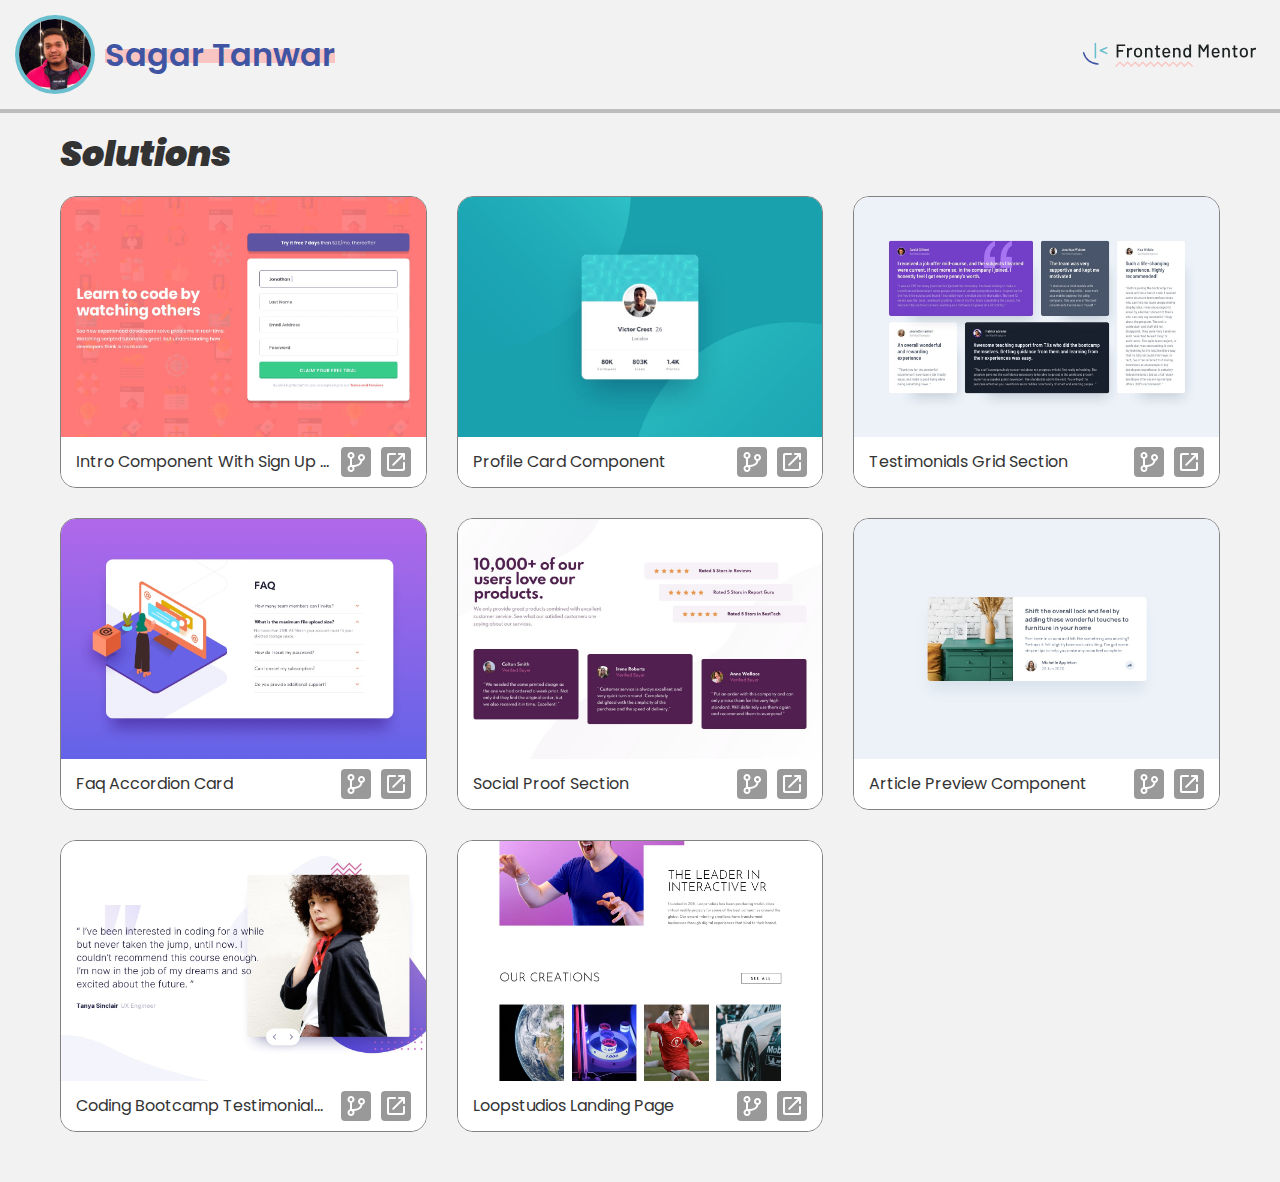
<file: index.html>
<!DOCTYPE html>
<html lang="en">

<head>
  <meta charset="UTF-8">
  <meta name="viewport" content="width=device-width, initial-scale=1.0">
  <title>Frontend Mentor -- Solutions</title>
  <link href="https://fonts.googleapis.com/css2?family=Poppins:wght@400;500;600;700&display=swap" rel="stylesheet">
  <link rel="stylesheet" href="./index.css">
</head>

<body>
  <div class="container container--wide">
    <header class="header">
      <div class="profile">
        <a class="profile__link" href="https://twitter.com/sgr_twr">
          <img class="profile__avatar" src="./images/profile.jpg" alt="Avatar">
          <h1 class="profile__title">Sagar Tanwar</h1>
        </a>
      </div>
      <div class="frontendmentor">
        <a href="https://www.frontendmentor.io/profile/sagar-tanwar" class="frontendmentor__link">
          <picture>
            <source srcset="./images/logo-mobile.svg" media="(max-width: 740px)">
            <img class="frontendmentor__logo" src="./images/logo-desktop.svg" alt="Frontend Mentor">
          </picture>
        </a>
      </div>
    </header>
  </div>
  <div class="container">
    <main>
      <h2 class="heading">Solutions</h2>
      <div class="solutions__list"></div>
    </main>
  </div>
  <script src="./index.js"></script>
</body>

</html>
</file>
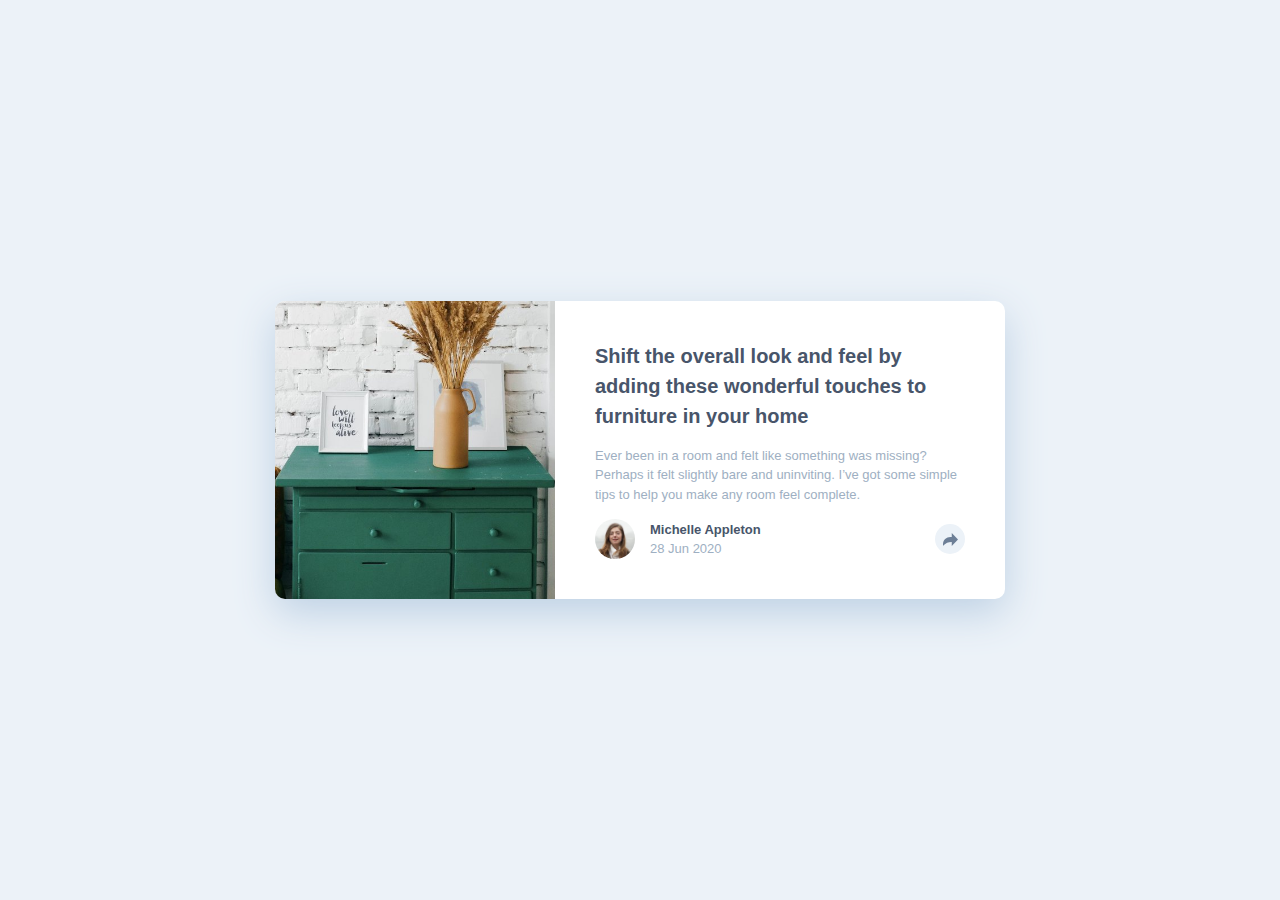
<file: article-preview-component/index.html>
<!DOCTYPE html>
<html lang="en">

<head>
  <meta charset="UTF-8">
  <meta name="viewport" content="width=device-width, initial-scale=1.0">
  <!-- displays site properly based on user's device -->

  <link rel="icon" type="image/png" sizes="32x32" href="./images/favicon-32x32.png">
  <link rel="stylesheet" href="./index.css">

  <title>Frontend Mentor | Article preview component</title>
</head>

<body>
  <div class="container-centered">
    <div class="card">
      <img class="card__img" src="./images/drawers.jpg" alt="Drawers">
      <div class="card__body">
        <div class="card__body__text">
          <p class="text--dark text--bold text--lg">
            Shift the overall look and feel by adding these wonderful
            touches to furniture in your home
          </p>

          <p>
            Ever been in a room and felt like something was missing? Perhaps
            it felt slightly bare and uninviting. I’ve got some simple tips
            to help you make any room feel complete.
          </p>
        </div>
        <div class="card__meta">
          <img class="card__meta__img" src="./images/avatar-michelle.jpg" alt="Michelle Avatar">
          <div class="card__meta__title">
            <p class="text--dark text--bold mb-0">Michelle Appleton</p>
            <time>28 Jun 2020</time>
          </div>
          <div class="card__meta__button">
            <svg xmlns="http://www.w3.org/2000/svg" width="15" height="13">
              <path
                d="M15 6.495L8.766.014V3.88H7.441C3.33 3.88 0 7.039 0 10.936v2.049l.589-.612C2.59 10.294 5.422 9.11 8.39 9.11h.375v3.867L15 6.495z" />
            </svg>
          </div>
          <div class="card__meta__popover">
            <p class="card__meta__popover__text">share</p>
            <svg xmlns="http://www.w3.org/2000/svg" width="20" height="20">
              <path fill="#FFF"
                d="M18.896 0H1.104C.494 0 0 .494 0 1.104v17.793C0 19.506.494 20 1.104 20h9.58v-7.745H8.076V9.237h2.606V7.01c0-2.583 1.578-3.99 3.883-3.99 1.104 0 2.052.082 2.329.119v2.7h-1.598c-1.254 0-1.496.597-1.496 1.47v1.928h2.989l-.39 3.018h-2.6V20h5.098c.608 0 1.102-.494 1.102-1.104V1.104C20 .494 19.506 0 18.896 0z" />
            </svg>
            <svg xmlns="http://www.w3.org/2000/svg" width="20" height="17">
              <path fill="#FFF"
                d="M20 2.172a8.192 8.192 0 01-2.357.646 4.11 4.11 0 001.804-2.27 8.22 8.22 0 01-2.605.996A4.096 4.096 0 0013.847.248c-2.65 0-4.596 2.472-3.998 5.037A11.648 11.648 0 011.392 1a4.109 4.109 0 001.27 5.478 4.086 4.086 0 01-1.858-.513c-.045 1.9 1.318 3.679 3.291 4.075a4.113 4.113 0 01-1.853.07 4.106 4.106 0 003.833 2.849A8.25 8.25 0 010 14.658a11.616 11.616 0 006.29 1.843c7.618 0 11.922-6.434 11.663-12.205A8.354 8.354 0 0020 2.172z" />
            </svg>
            <svg xmlns="http://www.w3.org/2000/svg" width="20" height="20">
              <path fill="#FFF"
                d="M10 0C4.478 0 0 4.477 0 10c0 4.237 2.636 7.855 6.356 9.312-.088-.791-.167-2.005.035-2.868.182-.78 1.172-4.97 1.172-4.97s-.299-.6-.299-1.486c0-1.39.806-2.428 1.81-2.428.852 0 1.264.64 1.264 1.408 0 .858-.545 2.14-.828 3.33-.236.995.5 1.807 1.48 1.807 1.778 0 3.144-1.874 3.144-4.58 0-2.393-1.72-4.068-4.177-4.068-2.845 0-4.515 2.135-4.515 4.34 0 .859.331 1.781.745 2.281a.3.3 0 01.069.288l-.278 1.133c-.044.183-.145.223-.335.134-1.249-.581-2.03-2.407-2.03-3.874 0-3.154 2.292-6.052 6.608-6.052 3.469 0 6.165 2.473 6.165 5.776 0 3.447-2.173 6.22-5.19 6.22-1.013 0-1.965-.525-2.291-1.148l-.623 2.378c-.226.869-.835 1.958-1.244 2.621.937.29 1.931.446 2.962.446 5.522 0 10-4.477 10-10S15.522 0 10 0z" />
            </svg>
          </div>
        </div>
      </div>
    </div>
  </div>
  <script src="./index.js"></script>
</body>

</html>
</file>
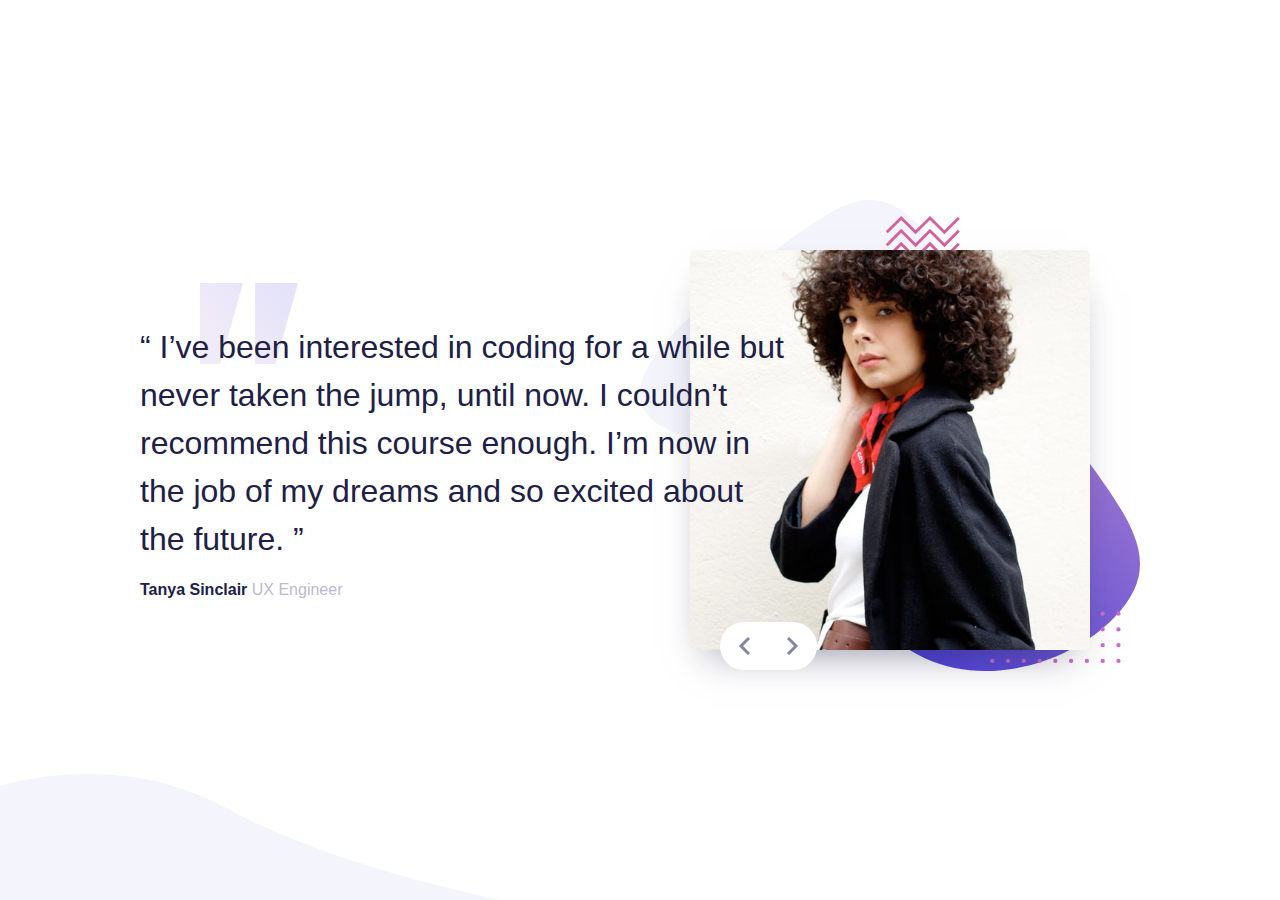
<file: coding-bootcamp-testimonials-slider/index.html>
<!DOCTYPE html>
<html lang="en">

<head>
  <meta charset="UTF-8">
  <meta name="viewport" content="width=device-width, initial-scale=1.0">
  <link rel="icon" type="image/png" sizes="32x32" href="./images/favicon-32x32.png">
  <title>Frontend Mentor | Coding Bootcamp Testimonials Slider</title>
  <link rel="stylesheet" href="./index.css">
</head>

<body>
  <section class="container">
    <div class="slider">
      <div class="slide show">
        <div class="slide__header">
          <div class="slide__control">
            <img id="user-avatar" class="slide__img" src="./images/image-tanya.jpg" alt="Tanya Avatar">
            <div class="slider__button btn-group">
              <button class="btn btn--prev">
                <svg xmlns="http://www.w3.org/2000/svg" width="12" height="18">
                  <path fill="none" stroke="#8585AC" stroke-width="3" d="M11 1L3 9l8 8" />
                </svg>
              </button>
              <button class="btn btn--next">
                <svg xmlns="http://www.w3.org/2000/svg" width="13" height="18">
                  <path fill="none" stroke="#8585AC" stroke-width="3" d="M2 1l8 8-8 8" />
                </svg>
              </button>
            </div>
          </div>
        </div>
        <div class="slide__main">
          <div class="review">
            <p id="user-review" class="fs-32 fw-300">
              “ I’ve been interested in coding for a while but never taken the jump, until now.
              I couldn’t recommend this course enough. I’m now in the job of my dreams and so
              excited about the future. ”
            </p>

            <p>
              <span class="fw-700" id="user-name">Tanya Sinclair</span>
              <span id="user-profile" class="br fw-500 text-light">UX Engineer</span>
            </p>
          </div>
        </div>
      </div>
    </div>
  </section>
  <script src="./index.js"></script>
</body>

</html>
</file>
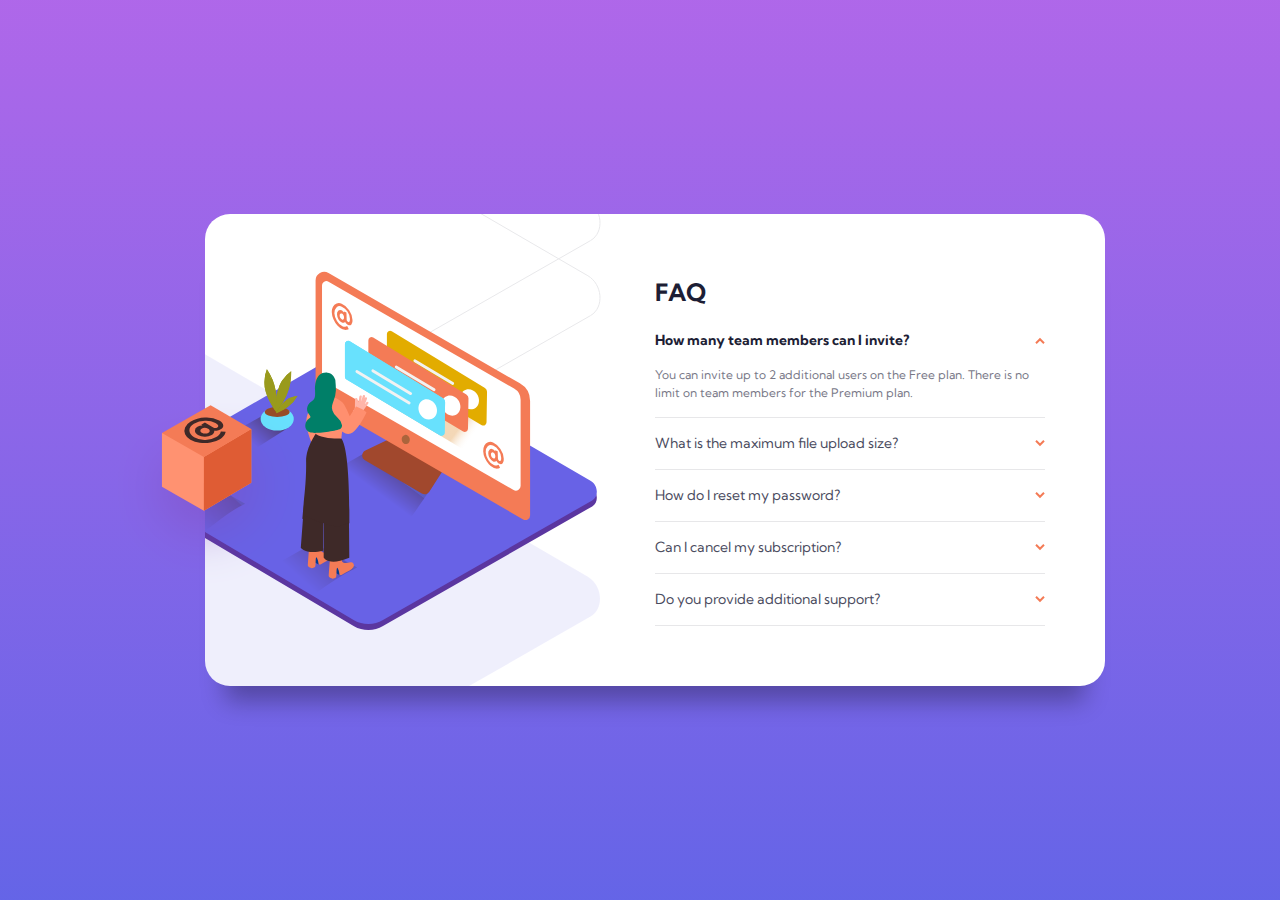
<file: FAQ Accordion Card/index.html>
<!DOCTYPE html>
<html lang="en">

<head>
  <meta charset="UTF-8">
  <meta name="viewport" content="width=device-width, initial-scale=1.0">
  <link rel="icon" type="image/png" sizes="32x32" href="./images/favicon-32x32.png">
  <link rel="preconnect" href="https://fonts.gstatic.com">
  <link href="https://fonts.googleapis.com/css2?family=Kumbh+Sans:wght@400;700&display=swap" rel="stylesheet">
  <link rel="stylesheet" href="base.css">
  <link rel="stylesheet" href="index.css">
  <title>Frontend Mentor | FAQ Accordion Card</title>
</head>

<body>
  <div class="container">
    <div class="box">
      <svg class="at-box" width="191" height="184" xmlns="http://www.w3.org/2000/svg"
        xmlns:xlink="http://www.w3.org/1999/xlink">
        <defs>
          <filter x="-97.9%" y="-76.3%" width="295.8%" height="313.7%" filterUnits="objectBoundingBox" id="a">
            <feOffset dy="25" in="SourceAlpha" result="shadowOffsetOuter1" />
            <feGaussianBlur stdDeviation="25" in="shadowOffsetOuter1" result="shadowBlurOuter1" />
            <feColorMatrix values="0 0 0 0 0.209139076 0 0 0 0 0.0691446444 0 0 0 0 0.478091033 0 0 0 0.497159091 0"
              in="shadowBlurOuter1" />
          </filter>
          <path id="b" d="M0 27.756v53.87l41.968 24.035 47.387-28.025v-53.87" />
        </defs>
        <g fill="none" fill-rule="evenodd">
          <g transform="translate(50.93 2.125)">
            <use fill="#000" filter="url(#a)" xlink:href="#b" />
            <use fill="#FF9271" xlink:href="#b" />
          </g>
          <path fill="#DF5C34" fill-rule="nonzero" d="M92.899 53.917v53.87l47.387-28.026v-53.87z" />
          <path fill="#F47B56" fill-rule="nonzero" d="M50.93 29.88L99.624 2.126l40.662 23.767-47.387 28.025z" />
          <path
            d="M94.013 14.49a25.942 25.942 0 0114.207 3.129c2.486 1.462 3.844 2.988 4.036 4.579.192 1.59-.628 2.975-2.562 4.143a9.115 9.115 0 01-2.985 1.18c-.869.205-1.76.295-2.652.269l-.974-.077c.091.217.151.446.18.68a3.132 3.132 0 01-.513 1.552 5.704 5.704 0 01-2.1 2.065 12.633 12.633 0 01-6.7 1.77 13.247 13.247 0 01-6.957-1.757c-1.999-1.18-3.023-2.566-3.1-4.156a4.49 4.49 0 012.562-4.015 8.488 8.488 0 012.357-1.013 9.175 9.175 0 012.037-.346h.705l-1.282-.77 3.6-2.244 8.34 4.912a4.377 4.377 0 004.15 0c1.769-1.103 1.137-2.552-1.895-4.348a19.261 19.261 0 00-10.556-2.347 21.67 21.67 0 00-11.018 3.168c-3.023 1.89-4.522 4.143-4.496 6.76 0 2.564 1.601 4.848 4.714 6.682a21.015 21.015 0 0011.146 2.655 20.926 20.926 0 0011.017-2.925 12.353 12.353 0 003.062-2.565 5.683 5.683 0 001.28-2.18l.18-.808 4.753.269c.008.145.008.29 0 .436a8.216 8.216 0 01-.346 1.154 8.303 8.303 0 01-.82 1.72 11.912 11.912 0 01-1.69 2 15.952 15.952 0 01-2.755 2.13 25.602 25.602 0 01-9.326 3.36 35.176 35.176 0 01-10.877.192 24.896 24.896 0 01-9.339-3.053 12.127 12.127 0 01-5.304-5.566 8.192 8.192 0 010-6.593 12.692 12.692 0 015.266-5.759 28.966 28.966 0 0114.655-4.284zm4.663 13.262c-.17-.891-.77-1.64-1.601-2.001a6.579 6.579 0 00-3.33-.911 5.619 5.619 0 00-3.101.795 2.283 2.283 0 00-1.281 2.001c.117.89.69 1.654 1.512 2.014a6.54 6.54 0 003.394.86 6.092 6.092 0 003.254-.847 2.065 2.065 0 001.205-1.911"
            fill="#3E2928" fill-rule="nonzero" />
        </g>
      </svg>
      <svg class="woman-mb" width="266" height="196" xmlns="http://www.w3.org/2000/svg"
        xmlns:xlink="http://www.w3.org/1999/xlink">
        <defs>
          <linearGradient x1="61.181%" y1="36.858%" x2="40.788%" y2="55.524%" id="a">
            <stop stop-color="#78B46A" offset="0%" />
            <stop stop-color="#7F3500" offset="3%" />
            <stop stop-color="#FFF" offset="100%" />
          </linearGradient>
          <linearGradient x1="82.186%" y1="28.582%" x2="29.852%" y2="62.428%" id="b">
            <stop stop-color="#78B46A" offset="0%" />
            <stop stop-color="#7F3500" offset="3%" />
            <stop stop-color="#FFF" offset="100%" />
          </linearGradient>
          <linearGradient x1="80.66%" y1="21.945%" x2="21.557%" y2="66.572%" id="c">
            <stop stop-color="#78B46A" offset="0%" />
            <stop stop-color="#7F3500" offset="3%" />
            <stop stop-color="#FFF" offset="100%" />
          </linearGradient>
          <linearGradient x1="81.016%" y1="60.558%" x2="67.462%" y2="55.262%" id="d">
            <stop stop-color="#FFF" stop-opacity="0" offset="0%" />
            <stop stop-color="#DC841E" offset="99%" />
          </linearGradient>
          <linearGradient x1="82.183%" y1="27.602%" x2="29.857%" y2="62.288%" id="e">
            <stop stop-color="#78B46A" offset="0%" />
            <stop stop-color="#7F3500" offset="3%" />
            <stop stop-color="#FFF" offset="100%" />
          </linearGradient>
          <filter x="-195.8%" y="-152.6%" width="491.7%" height="527.4%" filterUnits="objectBoundingBox" id="f">
            <feOffset dy="25" in="SourceAlpha" result="shadowOffsetOuter1" />
            <feGaussianBlur stdDeviation="25" in="shadowOffsetOuter1" result="shadowBlurOuter1" />
            <feColorMatrix values="0 0 0 0 0.209139076 0 0 0 0 0.0691446444 0 0 0 0 0.478091033 0 0 0 0.497159091 0"
              in="shadowBlurOuter1" />
          </filter>
          <path id="g" d="M0 13.878v26.935L20.984 52.83l23.694-14.013V11.883" />
        </defs>
        <g fill="none" fill-rule="evenodd">
          <g transform="translate(29)" fill-rule="nonzero">
            <path
              d="M114.994 178.096L4.676 112.92c-3.512-1.974-6.523-5.209-3.1-7.331L112.286 41.8c1.66-1.03 4.181-1.705 5.873-.72l115.786 67.19c3.512 2.038 4.142 7.717.643 9.774l-105.056 59.95a14.67 14.67 0 01-14.538.102z"
              fill="#5B36A0" />
            <path
              d="M114.994 175.088L4.676 109.91c-3.512-1.975-6.523-5.21-3.1-7.332l110.71-63.788c1.66-1.029 4.181-1.704 5.873-.72l115.786 67.19c3.512 2.039 4.142 7.717.643 9.775l-105.056 59.949a14.67 14.67 0 01-14.538.103z"
              fill="#6862E6" />
            <path d="M124.09 89.094l-21.768 12.418s33.533 20.457 40.39 23.338l12.537-18.007" fill="url(#a)"
              opacity=".25" style="mix-blend-mode:multiply" />
            <path
              d="M116.57 148.67l-21.774-12.393-21.774 12.418s11.34 6.92 22.18 13.274c6.882-4.868 13.771-9.788 21.368-13.3z"
              fill="url(#b)" opacity=".25" style="mix-blend-mode:multiply" />
            <path d="M69.658 72.142L55.847 80.02s1.17 7.222 8.028 10.103l18.082-11.576" fill="url(#c)" opacity=".46"
              style="mix-blend-mode:multiply" />
            <ellipse fill="#68E1FD" cx="76.418" cy="74.155" rx="8.33" ry="5.865" />
            <ellipse fill="#974C26" cx="76.412" cy="70.695" rx="6.24" ry="2.553" />
            <path
              d="M76.187 66.438c0-1.151-.039-2.303-.129-3.454-.026-.3-.054-.598-.084-.894l-.064-.585c0-.173-.09-.643-.09-.598-.039-.236-.08-.47-.122-.7a27.482 27.482 0 00-4.451-10.888 15.913 15.913 0 00-1.242 6.373c0 .643.051 1.286.103 1.89v.38a25.153 25.153 0 001.158 4.38 21.007 21.007 0 001.344 3.009 41.327 41.327 0 001.846 3.183c.515.81 1.004 1.53 1.5 2.219.154-1.434.224-2.875.23-4.315zm-3.274-12.946a1.035 1.035 0 000-.45c.158.163.315.33.47.502a1.428 1.428 0 00-.477-.052h.007z"
              fill="#999A1C" />
            <path
              d="M78.329 67.325c.643-.97 1.21-1.93 1.756-2.977.141-.266.279-.532.412-.798l.263-.534.251-.553.277-.643a27.48 27.48 0 002.142-11.575 15.918 15.918 0 00-4.503 4.694 23.024 23.024 0 00-.933 1.647l-.128.237-.033.103c-.122.29-.244.58-.36.875a25.153 25.153 0 00-1.035 3.44 21.005 21.005 0 00-.496 3.261 38.863 38.863 0 00-.167 3.672c0 .958 0 1.833.058 2.675.855-1.138 1.717-2.308 2.496-3.524zm4.245-12.662c.101-.113.176-.247.219-.393.047.223.088.438.122.644-.1-.1-.215-.185-.34-.251z"
              fill="#999A1C" />
            <path
              d="M78.284 70.193c.647-.321 1.29-.668 1.93-1.041l.482-.296.315-.2.309-.218.36-.264a17.288 17.288 0 004.889-5.55 10.017 10.017 0 00-3.937 1.087c-.354.18-.695.38-1.036.585l-.147.09-.052.045-.476.354c-.593.467-1.152.977-1.672 1.524-.481.498-.922 1.034-1.32 1.601a41.869 41.869 0 00-1.286 1.93c-.308.514-.585.996-.83 1.466.83-.347 1.66-.708 2.47-1.113zm6.38-5.466a.643.643 0 00.245-.141 6.569 6.569 0 01-.154.405.9.9 0 00-.09-.257v-.007zM76.187 66.438c0-1.151-.039-2.303-.129-3.454-.026-.3-.054-.598-.084-.894l-.064-.585c0-.173-.09-.643-.09-.598-.039-.236-.08-.47-.122-.7a27.482 27.482 0 00-4.451-10.888 15.913 15.913 0 00-1.242 6.373c0 .643.051 1.286.103 1.89v.38a25.153 25.153 0 001.158 4.38 21.007 21.007 0 001.344 3.009 41.327 41.327 0 001.846 3.183c.515.81 1.004 1.53 1.5 2.219.154-1.434.224-2.875.23-4.315zm-3.274-12.946a1.035 1.035 0 000-.45c.158.163.315.33.47.502a1.428 1.428 0 00-.477-.052h.007z"
              fill="#999A1C" />
            <path
              d="M78.329 67.325c.643-.97 1.21-1.93 1.756-2.977.141-.266.279-.532.412-.798l.263-.534.251-.553.277-.643a27.48 27.48 0 002.142-11.575 15.918 15.918 0 00-4.503 4.694 23.024 23.024 0 00-.933 1.647l-.128.237-.033.103c-.122.29-.244.58-.36.875a25.153 25.153 0 00-1.035 3.44 21.005 21.005 0 00-.496 3.261 38.863 38.863 0 00-.167 3.672c0 .958 0 1.833.058 2.675.855-1.138 1.717-2.308 2.496-3.524zm4.245-12.662c.101-.113.176-.247.219-.393.047.223.088.438.122.644-.1-.1-.215-.185-.34-.251z"
              fill="#999A1C" />
            <path
              d="M78.284 70.193c.647-.321 1.29-.668 1.93-1.041l.482-.296.315-.2.309-.218.36-.264a17.288 17.288 0 004.889-5.55 10.017 10.017 0 00-3.937 1.087c-.354.18-.695.38-1.036.585l-.147.09-.052.045-.476.354c-.593.467-1.152.977-1.672 1.524-.481.498-.922 1.034-1.32 1.601a41.869 41.869 0 00-1.286 1.93c-.308.514-.585.996-.83 1.466.83-.347 1.66-.708 2.47-1.113zm6.38-5.466a.643.643 0 00.245-.141 6.569 6.569 0 01-.154.405.9.9 0 00-.09-.257v-.007z"
              fill="#999A1C" />
            <path
              d="M132.735 84.245l-12.048 5.788a2.772 2.772 0 00-.193 4.894l28.554 16.656a2.773 2.773 0 003.731-.894l6.94-10.791"
              fill="#A1482D" />
            <path
              d="M198.264 56.328L102.194.984a4.336 4.336 0 00-6.497 3.756v57.575c0 1.287.686 2.476 1.8 3.12l102.42 59.106a2.323 2.323 0 003.486-2.013V65.19a10.225 10.225 0 00-5.14-8.862z"
              fill="#F47B56" />
            <path
              d="M102.2 5.338l93.169 53.588a6.533 6.533 0 013.274 5.66v43.157a2.36 2.36 0 01-3.531 2.045l-95.016-54.482a2.328 2.328 0 01-1.17-2.02V7.235a2.186 2.186 0 013.274-1.897z"
              fill="#FFF" />
            <ellipse fill="#AB643C" transform="rotate(-10.9 140.964 84.467)" cx="140.964" cy="84.467" rx="2.026"
              ry="2.315" />
            <path fill="url(#d)" opacity=".32" d="M127.242 63.891l43.297 26.007 21.389-12.431-38.216-22.238" />
            <path
              d="M180.748 58.714l-46.81-28.534a1.621 1.621 0 00-2.431 1.46v16.257a1.704 1.704 0 00.817 1.467l46.803 27.93a1.615 1.615 0 002.412-1.41l.244-15.157a2.276 2.276 0 00-1.035-2.013z"
              fill="#E2AC00" />
            <path
              d="M169.549 67.08c1.679 2.348 4.631 3.004 6.587 1.473 1.955-1.53 2.18-4.675.501-7.016-1.679-2.34-4.631-3.003-6.587-1.472-1.955 1.53-2.18 4.669-.501 7.016z"
              fill="#FFF" />
            <path
              d="M164.956 55.814l-19.092-11.492a.727.727 0 00-.733 1.247l19.092 11.492a.727.727 0 00.733-1.247zM164.171 60.483l-26.315-15.84a.727.727 0 00-.702 1.248l26.284 15.846a.727.727 0 00.733-1.248v-.006z"
              fill="#F2F2F2" />
            <path
              d="M171.408 61.865l-46.784-28.527a1.621 1.621 0 00-2.432 1.46v16.25c-.007.6.3 1.159.81 1.473l46.804 27.93a1.615 1.615 0 002.419-1.44l.244-15.159a2.276 2.276 0 00-1.061-1.987z"
              fill="#F47B56" />
            <path
              d="M160.209 70.232c1.679 2.347 4.631 3.003 6.587 1.473 1.955-1.53 2.18-4.676.501-7.017-1.679-2.34-4.631-3.003-6.587-1.472-1.955 1.53-2.18 4.669-.501 7.016z"
              fill="#FFF" />
            <path
              d="M155.616 58.965L136.51 47.473a.727.727 0 00-.733 1.248l19.092 11.492a.727.727 0 00.733-1.248h.013zM154.825 63.666l-26.31-15.865a.727.727 0 00-.733 1.248l26.316 15.839a.727.727 0 00.733-1.248l-.006.026z"
              fill="#F2F2F2" />
            <path
              d="M159.668 63.782l-46.796-28.528a1.621 1.621 0 00-2.432 1.46v16.251a1.704 1.704 0 00.817 1.466l46.803 27.93a1.615 1.615 0 002.419-1.44l.244-15.159c.021-.8-.38-1.551-1.055-1.98z"
              fill="#68E1FD" />
            <path
              d="M159.668 63.782l-46.796-28.528a1.621 1.621 0 00-2.432 1.46v16.251a1.704 1.704 0 00.817 1.466l46.803 27.93a1.615 1.615 0 002.419-1.44l.244-15.159c.021-.8-.38-1.551-1.055-1.98z"
              fill="#68E1FD" />
            <path
              d="M148.463 72.148c1.679 2.348 4.631 3.004 6.587 1.473 1.955-1.53 2.18-4.675.501-7.016-1.678-2.34-4.631-3.003-6.586-1.473-1.956 1.53-2.162 4.67-.502 7.016z"
              fill="#FFF" />
            <path
              d="M143.87 60.881L124.772 49.39a.727.727 0 00-.734 1.248l19.092 11.492a.727.727 0 00.734-1.248h.006zM143.079 65.557l-26.316-15.84a.727.727 0 00-.733 1.248l26.315 15.84a.727.727 0 00.734-1.248z"
              fill="#F2F2F2" />
            <path d="M98.25 62.187a22.765 22.765 0 00-6.632 9.717c-2.328 6.43 3.493 16.939 3.493 16.939l9.057-7.17"
              fill="#FF8F6F" />
            <path d="M97.273 147.21l-2.458-1.357.644-3.511s3.66.347 3.981 1.646" fill="#003B94" />
            <path
              d="M98.173 147.158c.553-.34 1.132-.643 1.705-.945 1.421-.778 3.473-1.582 4.348-3.042a1.697 1.697 0 00-.116-1.929c-1.286-1.556-4.104 1.003-5.544-.72-.283-.341-.419-5.75-.419-5.75l-5.48 1.48s-.926 10.868-.823 11.537c.102.668 1.987 1.286 1.987 1.286a4.857 4.857 0 001.583-.643c.572-.418.051-5.518.784-4.804.734.714 1.055 3.505 1.055 3.505.305.046.614.054.92.025z"
              fill="#F47B56" />
            <path d="M107.738 152.464l-2.457-1.338.643-3.511s3.66.347 3.982 1.646" fill="#003B94" />
            <path
              d="M108.665 152.412c.553-.34 1.132-.643 1.704-.945 1.422-.778 3.474-1.582 4.349-3.042a1.697 1.697 0 00-.116-1.929c-1.287-1.556-4.104 1.003-5.545-.72-.283-.341-.418-5.75-.418-5.75l-5.48 1.48s-.933 10.906-.83 11.55c.102.643 1.987 1.286 1.987 1.286a4.857 4.857 0 001.583-.643c.572-.418.051-5.518.784-4.804.734.714 1.055 3.505 1.055 3.505.307.042.619.046.927.012z"
              fill="#F47B56" />
            <path
              d="M89.882 117.133l-1.615 21.588s2.573 3.55 11.2 1.576l.083-14.553M99.846 121.41c-.187 1.858 0 22.36 0 22.36s2.386 4.462 12.775 0l-.148-17.422"
              fill="#3E2928" />
            <path
              d="M89.078 124.264c.707.49.952-2.025 1.691-1.594a42.094 42.094 0 008.517 3.755h.064a.586.586 0 01.792.29c1.834.547 3.7.976 5.59 1.286 2.424.386 4.431-1.409 6.92-1.53 0-9.531.046-36.657-4.013-42.445l-12.01-4.038c-.058.99-5.828 7.678-5.686 15.833.16 9.19-1.036 17.858-1.242 20.733-.032.489-.598 7.19-.623 7.71z"
              fill="#3E2928" />
            <path d="M109.745 73.068l-1.106 10.933s-8.96.36-12.82-2.303v-9.273" fill="#FF8F6F" />
            <path
              d="M121.137 65.872l-.913 1.247A30.002 30.002 0 00121.51 64c.258-.726-.907-1.016-1.164-.289l-.135.373c.112-.386.217-.774.315-1.164a.6.6 0 10-1.164-.29 31.17 31.17 0 01-.907 2.985 21.3 21.3 0 00.425-2.637c.077-.765-1.126-.733-1.197 0-.1 1.01-.28 2.01-.54 2.99a5.57 5.57 0 00-.097-1.029.604.604 0 00-.25-.43 4.653 4.653 0 00-.116-.4.605.605 0 00-1.178.18l-.077 4.502c-.218.467-.501.9-.842 1.287.578.4 1.137.83 1.672 1.286.478.403.933.833 1.364 1.286.386-.48.757-.969 1.113-1.466a.643.643 0 00.115-.129 128.076 128.076 0 013.32-4.682c.476-.527-.573-1.112-1.03-.501z"
              fill="#FFB5A9" />
            <path
              d="M104.059 63.1s4.233 1.138 5.95 3.859a48.38 48.38 0 012.837 5.845l3.126-4.855s3.795 1.164 5.3 3.029c0 0-4.502 9.84-8.426 10.682-3.924.842-8.092-5.775-8.092-5.775s-.862 2.765-.695-.187"
              fill="#FF8F6F" />
            <path
              d="M106.748 73.615a8.572 8.572 0 01-2.683-3.82c-.508-1.73.129-3.248.72-4.856a15.643 15.643 0 001.107-4.997c.052-1.684-.141-3.37-.257-5.048a.489.489 0 010-.218c-.566-1.898-1.724-3.505-4.008-3.698-5.911-.502-6.246 6.045-6.2 8.707.044 2.663.328 4.463-1.634 5.576-1.962 1.112-3.378 4.032-1.506 6.392 1.872 2.36.193 1.499-1.055 3.595-1.247 2.097-.926 4.714 1.634 5.66 2.56.945 14.46-.83 15.554-1.93a2.27 2.27 0 00.56-1.608 6.238 6.238 0 00-2.232-3.755z"
              fill="#007F68" />
            <path
              d="M112.563 19.62a9.42 9.42 0 011.672 4.888 3.215 3.215 0 01-.547 2.283 1.319 1.319 0 01-1.595.277 2.464 2.464 0 01-.862-.58 3.003 3.003 0 01-.553-.7l-.154-.302c-.042.079-.094.152-.155.218-.153.12-.335.197-.527.225-.322.06-.654.02-.952-.115a3.57 3.57 0 01-1.686-1.512 4.854 4.854 0 01-.746-2.437c-.095-.7.124-1.406.598-1.93a1.377 1.377 0 011.564-.244c.258.103.495.251.7.438.176.149.332.32.464.508l.116.206v-.573l1.286.502.129 3.614c.009.259.089.51.231.727.121.209.306.373.528.47.622.244.909-.292.862-1.609a6.957 6.957 0 00-1.242-3.633 6.091 6.091 0 00-2.85-2.43 2.4 2.4 0 00-2.675.34 3.633 3.633 0 00-1.036 2.971 7.664 7.664 0 001.287 3.859 5.93 5.93 0 002.746 2.572c.408.17.845.255 1.287.25.287.02.575-.033.836-.154l.257-.141.779 1.447-.129.09c-.122.068-.249.129-.38.18-.205.089-.421.15-.643.18a3.217 3.217 0 01-.855 0 4.31 4.31 0 01-1.087-.277 7.076 7.076 0 01-2.573-1.89 11.209 11.209 0 01-1.994-3.113 9.529 9.529 0 01-.824-3.453 5.542 5.542 0 01.592-2.9 3.267 3.267 0 011.827-1.608 3.52 3.52 0 012.534.128 8.175 8.175 0 013.77 3.229zm-2.837 4.573c.211-.27.306-.612.264-.952a2.456 2.456 0 00-.341-1.19 1.634 1.634 0 00-.779-.707.701.701 0 00-.79.103 1.177 1.177 0 00-.284.933c.015.424.141.836.367 1.196.185.326.472.584.817.733.247.127.548.08.746-.116M188.512 89.255a9.388 9.388 0 011.672 4.887 3.215 3.215 0 01-.546 2.283 1.325 1.325 0 01-1.596.277 2.534 2.534 0 01-.862-.58 3.113 3.113 0 01-.553-.7l-.154-.302a1.248 1.248 0 01-.155.218c-.152.12-.334.199-.527.225-.319.064-.65.026-.946-.109a3.57 3.57 0 01-1.685-1.518 4.835 4.835 0 01-.753-2.443c-.099-.7.12-1.408.599-1.93a1.37 1.37 0 011.556-.244c.258.102.496.25.701.437.176.152.331.325.464.515l.122.205v-.572l1.286.495.129 3.614c.011.259.091.51.231.727.121.21.306.374.528.47.643.244.907-.29.868-1.608a6.99 6.99 0 00-1.241-3.64 6.104 6.104 0 00-2.843-2.424 2.406 2.406 0 00-2.676.334 3.633 3.633 0 00-1.01 2.99 7.639 7.639 0 001.286 3.859 5.956 5.956 0 002.78 2.489c.407.17.844.257 1.286.257.287.017.574-.036.836-.155l.257-.141.779 1.447-.13.09c-.121.069-.248.129-.379.18a2.83 2.83 0 01-.643.18 3.281 3.281 0 01-.862 0 4.298 4.298 0 01-1.08-.283 7.076 7.076 0 01-2.573-1.884 11.234 11.234 0 01-1.995-3.12 9.51 9.51 0 01-.823-3.452 5.51 5.51 0 01.592-2.894 3.293 3.293 0 011.827-1.615 3.564 3.564 0 012.54.13 8.188 8.188 0 013.693 3.305zm-2.837 4.572c.213-.269.31-.611.27-.952a2.437 2.437 0 00-.347-1.19 1.608 1.608 0 00-.772-.707.701.701 0 00-.791.097 1.164 1.164 0 00-.29.932c.015.422.142.833.367 1.19.185.328.472.588.817.74a.643.643 0 00.746-.11"
              fill="#F47B56" />
            <path
              d="M60.324 116.676L38.55 104.29l-21.768 12.412s12.113 7.562 22.951 13.916c6.883-4.862 13-10.424 20.591-13.942z"
              fill="url(#e)" opacity=".25" style="mix-blend-mode:multiply" />
          </g>
          <g transform="translate(50 68)">
            <use fill="#000" filter="url(#f)" xlink:href="#g" />
            <use fill="#FF9271" xlink:href="#g" />
          </g>
          <path fill="#DF5C34" fill-rule="nonzero" d="M70.984 93.896v26.935l23.694-14.013V79.883z" />
          <path fill="#F47B56" fill-rule="nonzero" d="M50 81.878L74.347 68l20.33 11.883-23.693 14.013z" />
          <path
            d="M71.541 74.182a12.971 12.971 0 017.104 1.565c1.243.731 1.922 1.494 2.018 2.29.096.795-.314 1.487-1.281 2.07a4.557 4.557 0 01-1.493.59c-.434.103-.88.149-1.326.135l-.487-.038c.046.109.076.223.09.34a1.566 1.566 0 01-.256.776c-.254.43-.616.786-1.05 1.032a6.316 6.316 0 01-3.35.885 6.623 6.623 0 01-3.479-.878c-.999-.59-1.511-1.283-1.55-2.078a2.245 2.245 0 011.281-2.007 4.244 4.244 0 011.179-.507 4.588 4.588 0 011.018-.173h.353l-.641-.385 1.8-1.122 4.17 2.456a2.188 2.188 0 002.075 0c.884-.551.568-1.276-.948-2.174a9.63 9.63 0 00-5.278-1.174 10.835 10.835 0 00-5.509 1.584c-1.511.945-2.26 2.072-2.248 3.38 0 1.283.8 2.424 2.357 3.341 1.7.95 3.629 1.41 5.573 1.328a10.463 10.463 0 005.509-1.462 6.177 6.177 0 001.53-1.283c.293-.31.512-.683.641-1.09l.09-.404 2.376.134c.004.073.004.146 0 .219-.043.196-.101.389-.173.577-.103.3-.24.59-.41.859-.244.364-.527.7-.845 1-.42.405-.88.762-1.377 1.065a12.801 12.801 0 01-4.663 1.68 17.588 17.588 0 01-5.439.096 12.448 12.448 0 01-4.67-1.526 6.064 6.064 0 01-2.651-2.783 4.096 4.096 0 010-3.296 6.346 6.346 0 012.633-2.88 14.483 14.483 0 017.327-2.142zm2.332 6.631a1.372 1.372 0 00-.8-1 3.29 3.29 0 00-1.666-.455 2.81 2.81 0 00-1.55.397c-.384.187-.631.573-.64 1 .058.445.345.827.755 1.007a3.27 3.27 0 001.697.43 3.046 3.046 0 001.627-.423c.373-.17.61-.546.603-.956"
            fill="#3E2928" fill-rule="nonzero" />
        </g>
      </svg>
      <div class="accordion">
        <h1>FAQ</h1>
        <ul>
          <li class="active">
            <div class="accordion__heading">
              <p>How many team members can I invite?</p>
              <svg width="10" height="7" xmlns="http://www.w3.org/2000/svg">
                <path d="M1 .799l4 4 4-4" stroke="#F47B56" stroke-width="2" fill="none" fill-rule="evenodd" />
              </svg>
            </div>
            <div class="accordion__content">
              <p>
                You can invite up to 2 additional users on the Free plan. There is no limit on
                team members for the Premium plan.
              </p>
            </div>
          </li>
          <li>
            <div class="accordion__heading">
              <p>What is the maximum file upload size?</p>
              <svg width="10" height="7" xmlns="http://www.w3.org/2000/svg">
                <path d="M1 .799l4 4 4-4" stroke="#F47B56" stroke-width="2" fill="none" fill-rule="evenodd" />
              </svg>
            </div>
            <div class="accordion__content">
              <p>
                No more than 2GB. All files in your account must fit your allotted storage space.
              </p>
            </div>
          </li>
          <li>
            <div class="accordion__heading">
              <p>How do I reset my password?</p>
              <svg width="10" height="7" xmlns="http://www.w3.org/2000/svg">
                <path d="M1 .799l4 4 4-4" stroke="#F47B56" stroke-width="2" fill="none" fill-rule="evenodd" />
              </svg>
            </div>
            <div class="accordion__content">
              <p>
                Click “Forgot password” from the login page or “Change password” from your profile page.
                A reset link will be emailed to you.
              </p>
            </div>
          </li>
          <li>
            <div class="accordion__heading">
              <p>Can I cancel my subscription?</p>
              <svg width="10" height="7" xmlns="http://www.w3.org/2000/svg">
                <path d="M1 .799l4 4 4-4" stroke="#F47B56" stroke-width="2" fill="none" fill-rule="evenodd" />
              </svg>
            </div>
            <div class="accordion__content">
              <p>
                Yes! Send us a message and we’ll process your request no questions asked.
              </p>
            </div>
          </li>
          <li>
            <div class="accordion__heading">
              <p>Do you provide additional support?</p>
              <svg width="10" height="7" xmlns="http://www.w3.org/2000/svg">
                <path d="M1 .799l4 4 4-4" stroke="#F47B56" stroke-width="2" fill="none" fill-rule="evenodd" />
              </svg>
            </div>
            <div class="accordion__content">
              <p>
                Chat and email support is available 24/7. Phone lines are open during normal business hours.
              </p>
            </div>
          </li>
        </ul>
      </div>
    </div>
  </div>
  <script src="index.js"></script>
</body>

</html>
</file>
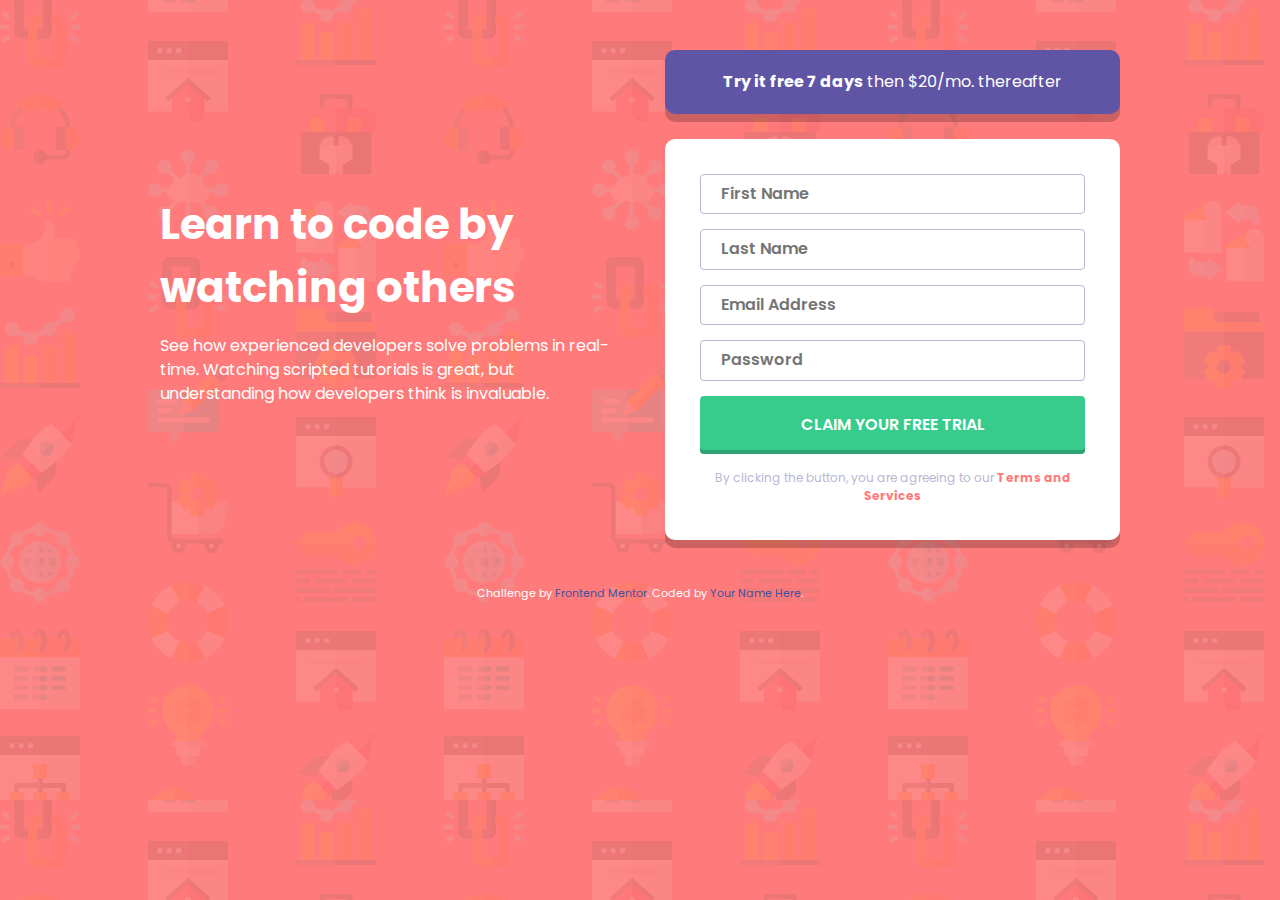
<file: Intro component with sign up form/index.html>
<!DOCTYPE html>
<html lang="en">

<head>
  <meta charset="UTF-8">
  <meta name="viewport" content="width=device-width, initial-scale=1.0">
  <!-- displays site properly based on user's device -->

  <link rel="icon" type="image/png" sizes="32x32" href="./images/favicon-32x32.png">
  <link href="https://fonts.googleapis.com/css2?family=Poppins:wght@400;500;600;700&display=swap" rel="stylesheet">
  <link rel="stylesheet" href="./base.css">
  <link rel="stylesheet" href="./main.css">

  <title>Frontend Mentor | Intro component with sign up form</title>

  <!-- Feel free to remove these styles or customise in your own stylesheet 👍 -->
  <style>
    .attribution {
      font-size: 11px;
      text-align: center;
    }

    .attribution a {
      color: hsl(228, 45%, 44%);
    }
  </style>
</head>

<body>
  <section class="container mt-5">
    <header>
      <h1>Learn to code by watching others</h1>
      <p>
        See how experienced developers solve problems in real-time. Watching scripted tutorials is great,
        but understanding how developers think is invaluable.
      </p>
    </header>
    <div>
      <p class="cta shadow rounded-lg"><b>Try it free 7 days</b> then $20/mo. thereafter</p>
      <form id="signup" novalidate action="#" class="shadow rounded-lg" method="post">
        <div>
          <span><input type="text" name="first_name" data-name="First Name" placeholder="First Name" required></span>
          <p></p>
        </div>
        <div>
          <span><input type="text" name="last_name" data-name="Last Name" placeholder="Last Name" required></span>
          <p></p>
        </div>
        <div>
          <span><input type="email" name="password" data-name="Email Address" placeholder="Email Address"
              required></span>
          <p></p>
        </div>
        <div>
          <span><input type="password" name="email" data-name="Password" placeholder="Password" required></span>
          <p></p>
        </div>
        <button class="btn btn-success text-uppercase mb-0" type="submit">Claim your free trial</button>
        <small class="text-center">By clicking the button, you are agreeing to our <a class="text-red"
            href="#0"><b>Terms and
              Services</b></a></small>
      </form>
    </div>
  </section>

  <footer>
    <p class="attribution">
      Challenge by <a href="https://www.frontendmentor.io?ref=challenge" target="_blank">Frontend Mentor</a>.
      Coded by <a href="#">Your Name Here</a>.
    </p>
  </footer>
  <script src="./index.js"></script>
</body>

</html>
</file>
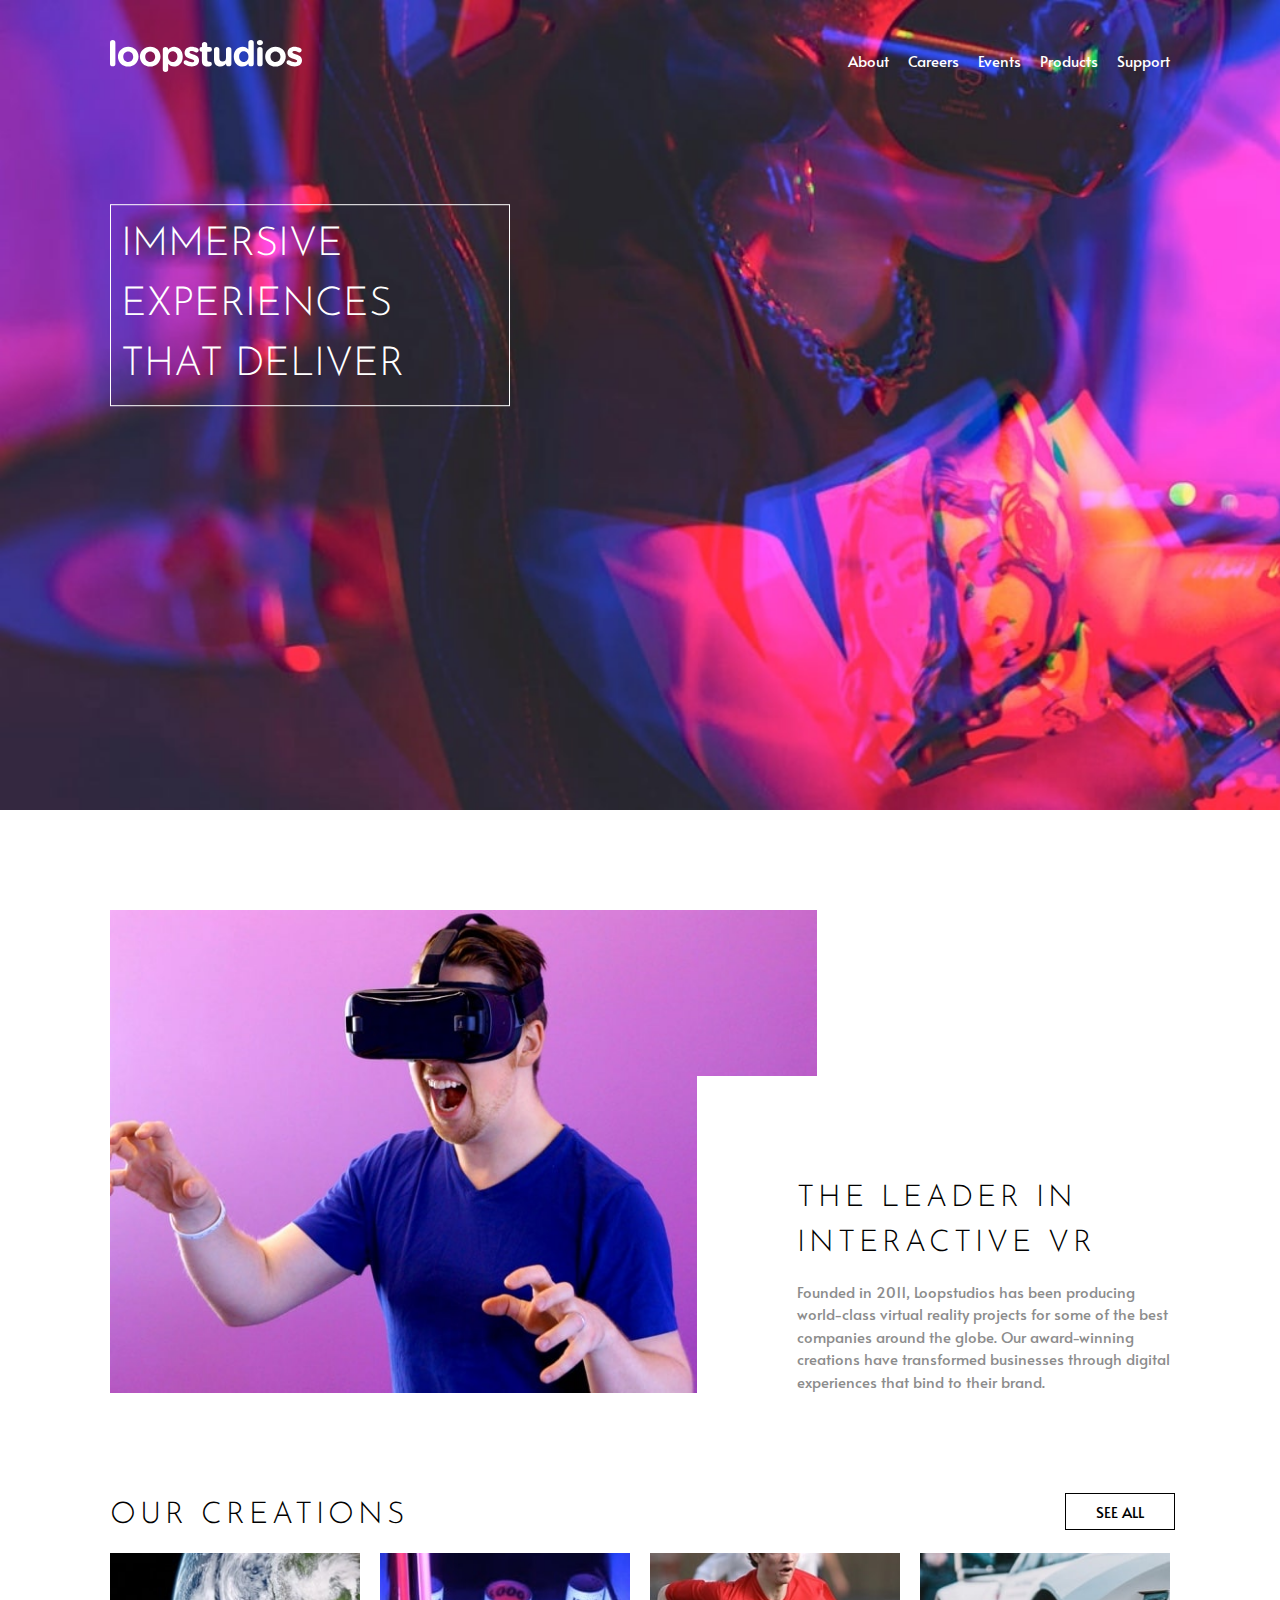
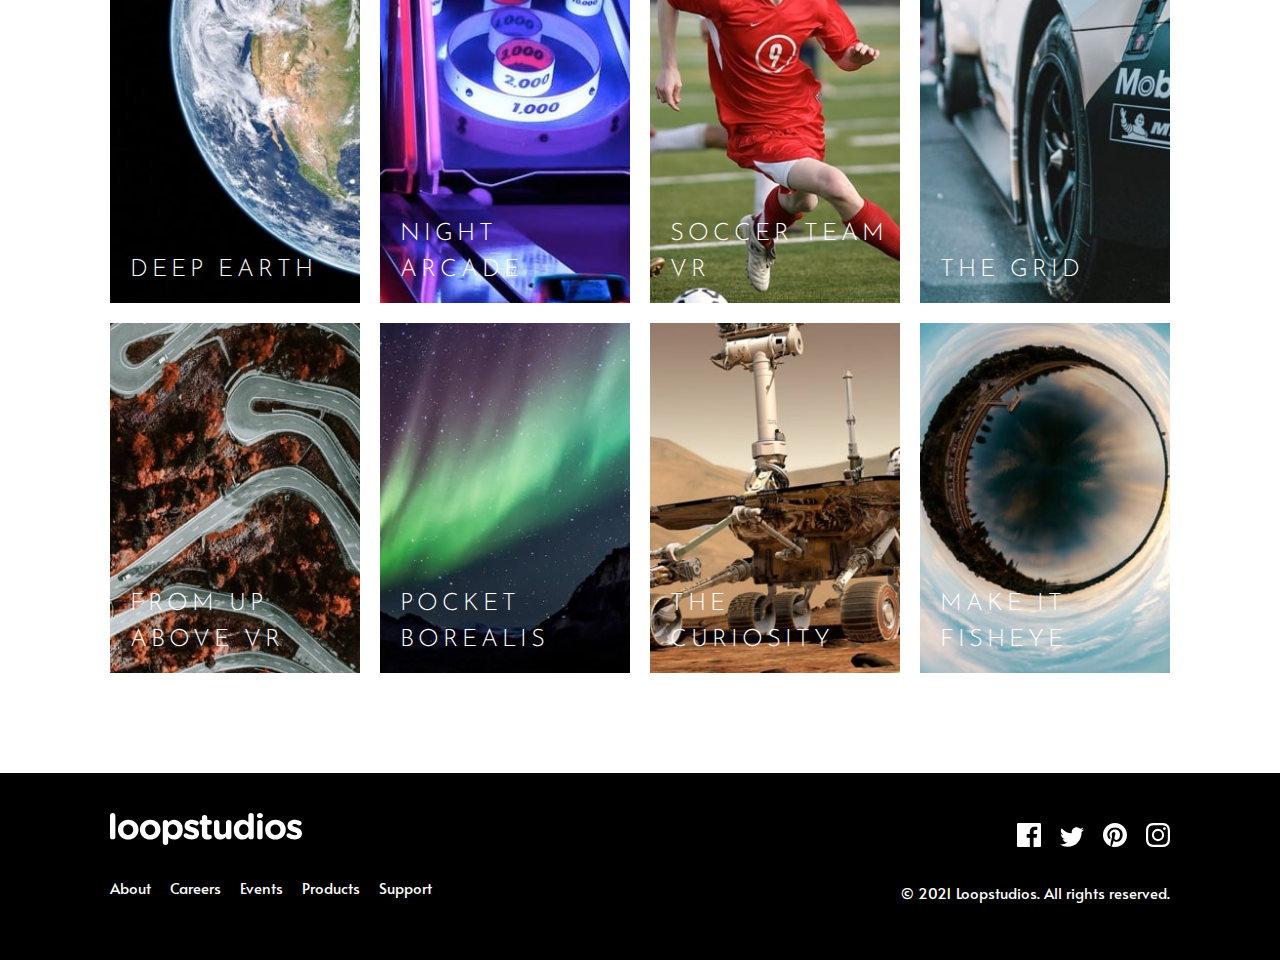
<file: loopstudios-landing-page/index.html>
<!DOCTYPE html>
<html lang="en">

<head>
  <meta charset="UTF-8">
  <meta name="viewport" content="width=device-width, initial-scale=1.0">
  <link rel="icon" type="image/png" sizes="32x32" href="./images/favicon-32x32.png">
  <link rel="preconnect" href="https://fonts.gstatic.com">
  <link href="https://fonts.googleapis.com/css2?family=Alata&family=Josefin+Sans:wght@300&display=swap"
    rel="stylesheet">
  <link rel="stylesheet" href="./index.css">
  <title>Frontend Mentor | Loopstudios landing page</title>
</head>

<body>
  <div class="wrapper">
    <section class="hero-area">
      <div class="container">
        <header class="navbar">
          <a class="navbar__logo" href="#0">
            <svg width="192" height="32" xmlns="http://www.w3.org/2000/svg">
              <path
                d="M2.694 26.324a2.694 2.694 0 002.695-2.697V2.697a2.694 2.694 0 10-5.389 0v20.93a2.694 2.694 0 002.694 2.697zm15.506.213c5.92 0 10.317-4.435 10.317-9.898v-.071c0-5.464-4.36-9.827-10.246-9.827-5.92 0-10.317 4.434-10.317 9.898v.07c0 5.464 4.361 9.828 10.246 9.828zm.071-4.648c-2.978 0-4.999-2.448-4.999-5.25v-.071c0-2.803 1.844-5.18 4.928-5.18 2.978 0 5 2.448 5 5.25v.072c0 2.802-1.844 5.18-4.929 5.18zm21.887 4.648c5.921 0 10.317-4.435 10.317-9.898v-.071c0-5.464-4.36-9.827-10.246-9.827-5.92 0-10.317 4.434-10.317 9.898v.07c0 5.464 4.361 9.828 10.246 9.828zm.071-4.648c-2.978 0-4.999-2.448-4.999-5.25v-.071c0-2.803 1.844-5.18 4.928-5.18 2.979 0 5 2.448 5 5.25v.072c0 2.802-1.844 5.18-4.929 5.18zM55.487 32a2.694 2.694 0 002.694-2.696v-5.677c1.277 1.526 3.05 2.839 5.921 2.839 4.503 0 8.65-3.477 8.65-9.827v-.071c0-6.35-4.218-9.827-8.65-9.827-2.8 0-4.609 1.312-5.92 3.086V9.58a2.694 2.694 0 10-5.39 0v19.725A2.694 2.694 0 0055.488 32zm7.232-10.11c-2.517 0-4.608-2.094-4.608-5.251v-.071c0-3.158 2.091-5.25 4.608-5.25 2.518 0 4.645 2.092 4.645 5.25v.07c0 3.193-2.127 5.251-4.645 5.251zm19.087 4.576c4.113 0 7.268-1.916 7.268-6.138v-.07c0-3.478-3.084-4.755-5.743-5.642-2.057-.71-3.865-1.206-3.865-2.27v-.071c0-.745.674-1.313 1.985-1.313 1.135 0 2.589.462 4.113 1.207.355.177.603.248.993.248 1.205 0 2.162-.923 2.162-2.129 0-.922-.496-1.632-1.276-2.022-1.843-.922-3.9-1.454-5.885-1.454-3.83 0-6.949 2.164-6.949 6.03v.072c0 3.69 3.014 4.93 5.673 5.711 2.091.639 3.935 1.03 3.935 2.2v.07c0 .852-.71 1.42-2.27 1.42-1.524 0-3.332-.568-5.14-1.703a2.066 2.066 0 00-1.064-.284c-1.205 0-2.127.923-2.127 2.129 0 .851.461 1.49 1.028 1.845 2.305 1.49 4.822 2.164 7.162 2.164zm15.612-.036c1.17 0 2.092-.142 3.085-.532a2.194 2.194 0 001.382-2.022 2.248 2.248 0 00-2.233-2.235c-.107 0-.461.035-.638.035-1.206 0-1.738-.603-1.738-1.845v-8.124h2.376a2.3 2.3 0 002.304-2.306 2.3 2.3 0 00-2.304-2.306h-2.376V4.718a2.694 2.694 0 10-5.389 0v2.377h-.177a2.3 2.3 0 00-2.304 2.306 2.3 2.3 0 002.304 2.306h.177v9.011c0 4.4 2.234 5.712 5.531 5.712zm13.024.036c2.73 0 4.325-1.455 5.566-3.051v.212a2.694 2.694 0 105.39 0V9.58a2.694 2.694 0 10-5.39 0v8.124c0 2.554-1.311 3.867-3.368 3.867-2.056 0-3.261-1.313-3.261-3.867V9.579a2.694 2.694 0 10-5.39 0v9.827c0 4.363 2.376 7.06 6.453 7.06zm21.994 0c2.8 0 4.609-1.313 5.92-3.087v.248a2.694 2.694 0 105.39 0V2.697a2.694 2.694 0 10-5.39 0v6.882c-1.276-1.526-3.048-2.838-5.92-2.838-4.503 0-8.65 3.476-8.65 9.827v.07c0 6.35 4.218 9.828 8.65 9.828zm1.383-4.577c-2.518 0-4.645-2.093-4.645-5.25v-.071c0-3.193 2.127-5.25 4.645-5.25 2.517 0 4.608 2.092 4.608 5.25v.07c0 3.158-2.091 5.251-4.608 5.251zm16.108-16.71c1.702 0 3.014-.993 3.014-2.554v-.07c0-1.562-1.312-2.52-3.014-2.52-1.702 0-3.013.958-3.013 2.52v.07c0 1.561 1.311 2.555 3.013 2.555zm0 21.145a2.694 2.694 0 002.694-2.697V9.58a2.694 2.694 0 10-5.388 0v14.048a2.694 2.694 0 002.694 2.697zm15.506.213c5.92 0 10.317-4.435 10.317-9.898v-.071c0-5.464-4.361-9.827-10.246-9.827-5.921 0-10.317 4.434-10.317 9.898v.07c0 5.464 4.36 9.828 10.246 9.828zm.07-4.648c-2.977 0-4.998-2.448-4.998-5.25v-.071c0-2.803 1.843-5.18 4.928-5.18 2.978 0 4.999 2.448 4.999 5.25v.072c0 2.802-1.844 5.18-4.928 5.18zm19.23 4.577c4.112 0 7.267-1.916 7.267-6.138v-.07c0-3.478-3.084-4.755-5.743-5.642-2.057-.71-3.865-1.206-3.865-2.27v-.071c0-.745.674-1.313 1.986-1.313 1.134 0 2.588.462 4.112 1.207.355.177.603.248.993.248 1.205 0 2.162-.923 2.162-2.129 0-.922-.496-1.632-1.276-2.022-1.843-.922-3.9-1.454-5.885-1.454-3.83 0-6.949 2.164-6.949 6.03v.072c0 3.69 3.014 4.93 5.673 5.711 2.091.639 3.935 1.03 3.935 2.2v.07c0 .852-.71 1.42-2.27 1.42-1.524 0-3.332-.568-5.14-1.703a2.066 2.066 0 00-1.063-.284c-1.206 0-2.128.923-2.128 2.129 0 .851.461 1.49 1.028 1.845 2.305 1.49 4.822 2.164 7.162 2.164z"
                fill="#FFF" fill-rule="nonzero" />
            </svg>
          </a>
          <button class="navbar__trigger">
            <svg width="24" height="16" xmlns="http://www.w3.org/2000/svg">
              <g fill="#FFF" fill-rule="evenodd">
                <path d="M0 0h24v2H0zM0 7h24v2H0zM0 14h24v2H0z" />
              </g>
            </svg>
          </button>
          <nav class="nav navbar__menu">
            <a class="nav__link" href="#0">About</a>
            <a class="nav__link" href="#0">Careers</a>
            <a class="nav__link" href="#0">Events</a>
            <a class="nav__link" href="#0">Products</a>
            <a class="nav__link" href="#0">Support</a>
          </nav>
        </header>
        <h2 class="cta-title">Immersive experiences that deliver</h2>
      </div>
    </section>
    <section class="container">
      <div class="feature">
        <div class="feature__img">
          <picture>
            <source srcset="./images/mobile/image-interactive.jpg" media="768">
            <img src="./images/desktop/image-interactive.jpg" alt="">
          </picture>
        </div>
        <div class="feature__content">
          <h2 class="h2">The leader in interactive VR</h2>
          <p>
            Founded in 2011, Loopstudios has been producing world-class virtual reality
            projects for some of the best companies around the globe. Our award-winning
            creations have transformed businesses through digital experiences that bind
            to their brand.
          </p>
        </div>
      </div>
    </section>
    <section>
      <div class="container project">
        <h2 class="h2">Our creations</h2>
        <div class="projects">
          <div class="card">
            <picture class="card__img">
              <source>
              <img src="./images/desktop/image-deep-earth.jpg" alt="Deep Earth">
            </picture>
            <h3 class="h3 card__title">Deep earth</h3>
          </div>
          <div class="card">
            <picture class="card__img">
              <source>
              <img src="./images/desktop/image-night-arcade.jpg" alt="Night arcade">
            </picture>
            <h3 class="h3 card__title">Night arcade</h3>
          </div>
          <div class="card">
            <picture class="card__img">
              <source>
              <img src="./images/desktop/image-soccer-team.jpg" alt="Soccer team VR">
            </picture>
            <h3 class="h3 card__title">Soccer team VR</h3>
          </div>
          <div class="card">
            <picture class="card__img">
              <source>
              <img src="./images/desktop/image-grid.jpg" alt="The grid">
            </picture>
            <h3 class="h3 card__title">The grid</h3>
          </div>
          <div class="card">
            <picture class="card__img">
              <source>
              <img src="./images/desktop/image-from-above.jpg" alt="From up above VR">
            </picture>
            <h3 class="h3 card__title">From up above VR</h3>
          </div>
          <div class="card">
            <picture class="card__img">
              <source>
              <img src="./images/desktop/image-pocket-borealis.jpg" alt="Pocket borealis">
            </picture>
            <h3 class="h3 card__title">Pocket borealis</h3>
          </div>
          <div class="card">
            <picture class="card__img">
              <source>
              <img src="./images/desktop/image-curiosity.jpg" alt="The curiosity">
            </picture>
            <h3 class="h3 card__title">The curiosity</h3>
          </div>
          <div class="card">
            <picture class="card__img">
              <source>
              <img src="./images/desktop/image-fisheye.jpg" alt="Make it fisheye">
            </picture>
            <h3 class="h3 card__title">Make it fisheye</h3>
          </div>
        </div>
        <button class="btn">See all</button>
      </div>
    </section>
    <footer class="footer">
      <div class="container foot">
        <a class="navbar__logo" href="#0">
          <svg width="192" height="32" xmlns="http://www.w3.org/2000/svg">
            <path
              d="M2.694 26.324a2.694 2.694 0 002.695-2.697V2.697a2.694 2.694 0 10-5.389 0v20.93a2.694 2.694 0 002.694 2.697zm15.506.213c5.92 0 10.317-4.435 10.317-9.898v-.071c0-5.464-4.36-9.827-10.246-9.827-5.92 0-10.317 4.434-10.317 9.898v.07c0 5.464 4.361 9.828 10.246 9.828zm.071-4.648c-2.978 0-4.999-2.448-4.999-5.25v-.071c0-2.803 1.844-5.18 4.928-5.18 2.978 0 5 2.448 5 5.25v.072c0 2.802-1.844 5.18-4.929 5.18zm21.887 4.648c5.921 0 10.317-4.435 10.317-9.898v-.071c0-5.464-4.36-9.827-10.246-9.827-5.92 0-10.317 4.434-10.317 9.898v.07c0 5.464 4.361 9.828 10.246 9.828zm.071-4.648c-2.978 0-4.999-2.448-4.999-5.25v-.071c0-2.803 1.844-5.18 4.928-5.18 2.979 0 5 2.448 5 5.25v.072c0 2.802-1.844 5.18-4.929 5.18zM55.487 32a2.694 2.694 0 002.694-2.696v-5.677c1.277 1.526 3.05 2.839 5.921 2.839 4.503 0 8.65-3.477 8.65-9.827v-.071c0-6.35-4.218-9.827-8.65-9.827-2.8 0-4.609 1.312-5.92 3.086V9.58a2.694 2.694 0 10-5.39 0v19.725A2.694 2.694 0 0055.488 32zm7.232-10.11c-2.517 0-4.608-2.094-4.608-5.251v-.071c0-3.158 2.091-5.25 4.608-5.25 2.518 0 4.645 2.092 4.645 5.25v.07c0 3.193-2.127 5.251-4.645 5.251zm19.087 4.576c4.113 0 7.268-1.916 7.268-6.138v-.07c0-3.478-3.084-4.755-5.743-5.642-2.057-.71-3.865-1.206-3.865-2.27v-.071c0-.745.674-1.313 1.985-1.313 1.135 0 2.589.462 4.113 1.207.355.177.603.248.993.248 1.205 0 2.162-.923 2.162-2.129 0-.922-.496-1.632-1.276-2.022-1.843-.922-3.9-1.454-5.885-1.454-3.83 0-6.949 2.164-6.949 6.03v.072c0 3.69 3.014 4.93 5.673 5.711 2.091.639 3.935 1.03 3.935 2.2v.07c0 .852-.71 1.42-2.27 1.42-1.524 0-3.332-.568-5.14-1.703a2.066 2.066 0 00-1.064-.284c-1.205 0-2.127.923-2.127 2.129 0 .851.461 1.49 1.028 1.845 2.305 1.49 4.822 2.164 7.162 2.164zm15.612-.036c1.17 0 2.092-.142 3.085-.532a2.194 2.194 0 001.382-2.022 2.248 2.248 0 00-2.233-2.235c-.107 0-.461.035-.638.035-1.206 0-1.738-.603-1.738-1.845v-8.124h2.376a2.3 2.3 0 002.304-2.306 2.3 2.3 0 00-2.304-2.306h-2.376V4.718a2.694 2.694 0 10-5.389 0v2.377h-.177a2.3 2.3 0 00-2.304 2.306 2.3 2.3 0 002.304 2.306h.177v9.011c0 4.4 2.234 5.712 5.531 5.712zm13.024.036c2.73 0 4.325-1.455 5.566-3.051v.212a2.694 2.694 0 105.39 0V9.58a2.694 2.694 0 10-5.39 0v8.124c0 2.554-1.311 3.867-3.368 3.867-2.056 0-3.261-1.313-3.261-3.867V9.579a2.694 2.694 0 10-5.39 0v9.827c0 4.363 2.376 7.06 6.453 7.06zm21.994 0c2.8 0 4.609-1.313 5.92-3.087v.248a2.694 2.694 0 105.39 0V2.697a2.694 2.694 0 10-5.39 0v6.882c-1.276-1.526-3.048-2.838-5.92-2.838-4.503 0-8.65 3.476-8.65 9.827v.07c0 6.35 4.218 9.828 8.65 9.828zm1.383-4.577c-2.518 0-4.645-2.093-4.645-5.25v-.071c0-3.193 2.127-5.25 4.645-5.25 2.517 0 4.608 2.092 4.608 5.25v.07c0 3.158-2.091 5.251-4.608 5.251zm16.108-16.71c1.702 0 3.014-.993 3.014-2.554v-.07c0-1.562-1.312-2.52-3.014-2.52-1.702 0-3.013.958-3.013 2.52v.07c0 1.561 1.311 2.555 3.013 2.555zm0 21.145a2.694 2.694 0 002.694-2.697V9.58a2.694 2.694 0 10-5.388 0v14.048a2.694 2.694 0 002.694 2.697zm15.506.213c5.92 0 10.317-4.435 10.317-9.898v-.071c0-5.464-4.361-9.827-10.246-9.827-5.921 0-10.317 4.434-10.317 9.898v.07c0 5.464 4.36 9.828 10.246 9.828zm.07-4.648c-2.977 0-4.998-2.448-4.998-5.25v-.071c0-2.803 1.843-5.18 4.928-5.18 2.978 0 4.999 2.448 4.999 5.25v.072c0 2.802-1.844 5.18-4.928 5.18zm19.23 4.577c4.112 0 7.267-1.916 7.267-6.138v-.07c0-3.478-3.084-4.755-5.743-5.642-2.057-.71-3.865-1.206-3.865-2.27v-.071c0-.745.674-1.313 1.986-1.313 1.134 0 2.588.462 4.112 1.207.355.177.603.248.993.248 1.205 0 2.162-.923 2.162-2.129 0-.922-.496-1.632-1.276-2.022-1.843-.922-3.9-1.454-5.885-1.454-3.83 0-6.949 2.164-6.949 6.03v.072c0 3.69 3.014 4.93 5.673 5.711 2.091.639 3.935 1.03 3.935 2.2v.07c0 .852-.71 1.42-2.27 1.42-1.524 0-3.332-.568-5.14-1.703a2.066 2.066 0 00-1.063-.284c-1.206 0-2.128.923-2.128 2.129 0 .851.461 1.49 1.028 1.845 2.305 1.49 4.822 2.164 7.162 2.164z"
              fill="#FFF" fill-rule="nonzero" />
          </svg>
        </a>
        <nav class="nav">
          <a class="nav__link" href="#!">About</a>
          <a class="nav__link" href="#!">Careers</a>
          <a class="nav__link" href="#!">Events</a>
          <a class="nav__link" href="#!">Products</a>
          <a class="nav__link" href="#!">Support</a>
        </nav>
        <nav class="nav social-links">
          <a class="nav__link" href="#!">
            <svg width="24" height="24" xmlns="http://www.w3.org/2000/svg">
              <path
                d="M22.675 0H1.325C.593 0 0 .593 0 1.325v21.351C0 23.407.593 24 1.325 24H12.82v-9.294H9.692v-3.622h3.128V8.413c0-3.1 1.893-4.788 4.659-4.788 1.325 0 2.463.099 2.795.143v3.24l-1.918.001c-1.504 0-1.795.715-1.795 1.763v2.313h3.587l-.467 3.622h-3.12V24h6.116c.73 0 1.323-.593 1.323-1.325V1.325C24 .593 23.407 0 22.675 0z"
                fill="#FFF" fill-rule="nonzero" />
            </svg>
          </a>
          <a class="nav__link" href="#!">
            <svg width="24" height="20" xmlns="http://www.w3.org/2000/svg">
              <path
                d="M24 2.557a9.83 9.83 0 01-2.828.775A4.932 4.932 0 0023.337.608a9.864 9.864 0 01-3.127 1.195A4.916 4.916 0 0016.616.248c-3.179 0-5.515 2.966-4.797 6.045A13.978 13.978 0 011.671 1.149a4.93 4.93 0 001.523 6.574 4.903 4.903 0 01-2.229-.616c-.054 2.281 1.581 4.415 3.949 4.89a4.935 4.935 0 01-2.224.084 4.928 4.928 0 004.6 3.419A9.9 9.9 0 010 17.54a13.94 13.94 0 007.548 2.212c9.142 0 14.307-7.721 13.995-14.646A10.025 10.025 0 0024 2.557z"
                fill="#FFF" fill-rule="nonzero" />
            </svg>
          </a>
          <a class="nav__link" href="#!">
            <svg width="24" height="24" xmlns="http://www.w3.org/2000/svg">
              <path
                d="M12 0C5.373 0 0 5.372 0 12c0 5.084 3.163 9.426 7.627 11.174-.105-.949-.2-2.405.042-3.441.218-.937 1.407-5.965 1.407-5.965s-.359-.719-.359-1.782c0-1.668.967-2.914 2.171-2.914 1.023 0 1.518.769 1.518 1.69 0 1.029-.655 2.568-.994 3.995-.283 1.194.599 2.169 1.777 2.169 2.133 0 3.772-2.249 3.772-5.495 0-2.873-2.064-4.882-5.012-4.882-3.414 0-5.418 2.561-5.418 5.207 0 1.031.397 2.138.893 2.738a.36.36 0 01.083.345l-.333 1.36c-.053.22-.174.267-.402.161-1.499-.698-2.436-2.889-2.436-4.649 0-3.785 2.75-7.262 7.929-7.262 4.163 0 7.398 2.967 7.398 6.931 0 4.136-2.607 7.464-6.227 7.464-1.216 0-2.359-.631-2.75-1.378l-.748 2.853c-.271 1.043-1.002 2.35-1.492 3.146C9.57 23.812 10.763 24 12 24c6.627 0 12-5.373 12-12 0-6.628-5.373-12-12-12z"
                fill="#FFF" fill-rule="nonzero" />
            </svg>
          </a>
          <a class="nav__link" href="#!">
            <svg width="24" height="24" xmlns="http://www.w3.org/2000/svg">
              <path
                d="M12 2.163c3.204 0 3.584.012 4.85.07 3.252.148 4.771 1.691 4.919 4.919.058 1.265.069 1.645.069 4.849 0 3.205-.012 3.584-.069 4.849-.149 3.225-1.664 4.771-4.919 4.919-1.266.058-1.644.07-4.85.07-3.204 0-3.584-.012-4.849-.07-3.26-.149-4.771-1.699-4.919-4.92-.058-1.265-.07-1.644-.07-4.849 0-3.204.013-3.583.07-4.849.149-3.227 1.664-4.771 4.919-4.919 1.266-.057 1.645-.069 4.849-.069zM12 0C8.741 0 8.333.014 7.053.072 2.695.272.273 2.69.073 7.052.014 8.333 0 8.741 0 12c0 3.259.014 3.668.072 4.948.2 4.358 2.618 6.78 6.98 6.98C8.333 23.986 8.741 24 12 24c3.259 0 3.668-.014 4.948-.072 4.354-.2 6.782-2.618 6.979-6.98.059-1.28.073-1.689.073-4.948 0-3.259-.014-3.667-.072-4.947-.196-4.354-2.617-6.78-6.979-6.98C15.668.014 15.259 0 12 0zm0 5.838a6.162 6.162 0 100 12.324 6.162 6.162 0 000-12.324zM12 16a4 4 0 110-8 4 4 0 010 8zm6.406-11.845a1.44 1.44 0 100 2.881 1.44 1.44 0 000-2.881z"
                fill="#FFF" fill-rule="nonzero" />
            </svg>
          </a>
        </nav>
        <p class="copyright">© 2021 Loopstudios. All rights reserved.</p>
      </div>
    </footer>
  </div>
  <script src="index.js"></script>
</body>

</html>
</file>
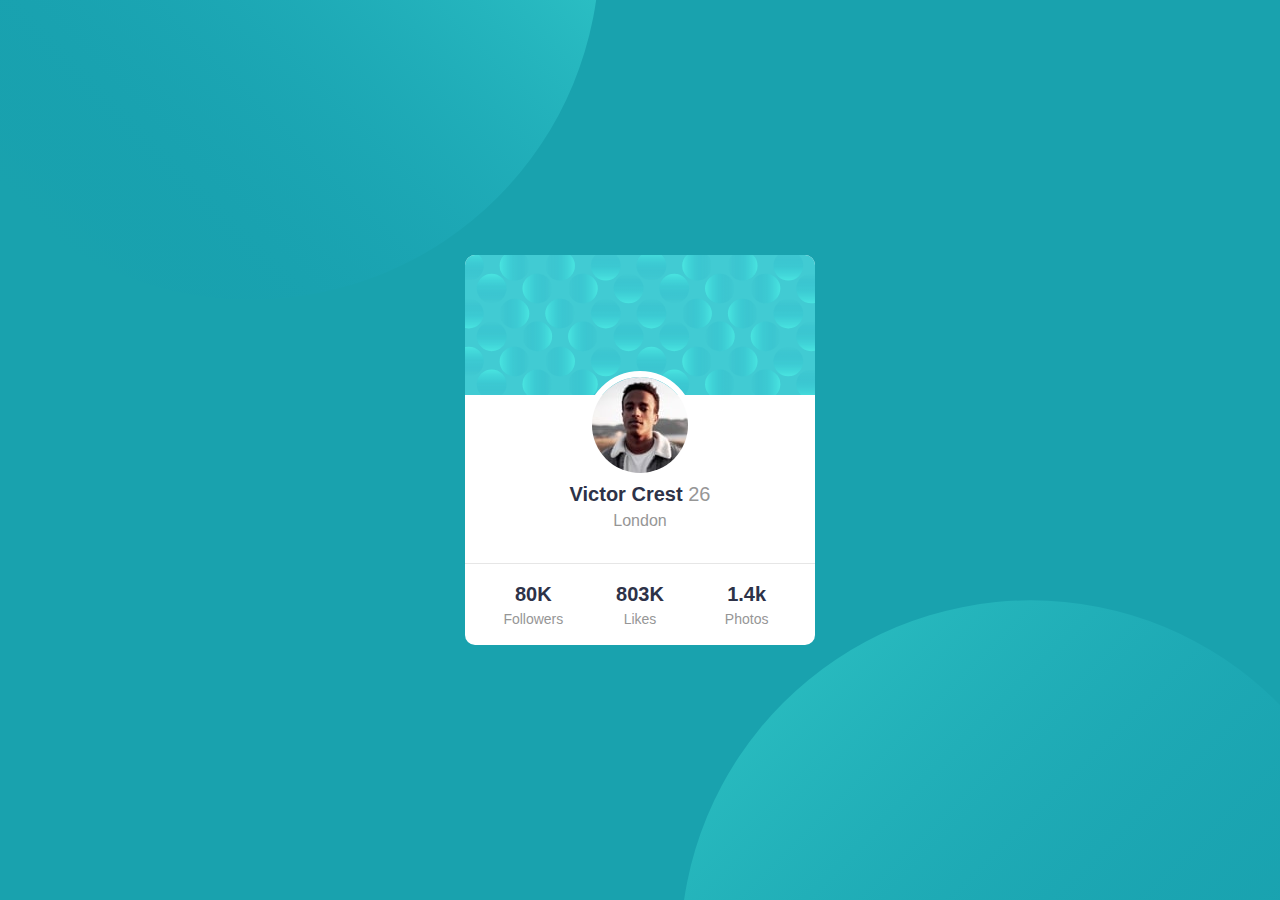
<file: Profile card component/index.html>
<!DOCTYPE html>
<html lang="en">

<head>
  <meta charset="UTF-8">
  <meta name="viewport" content="width=device-width, initial-scale=1.0">

  <link rel="icon" type="image/png" sizes="32x32" href="./images/favicon-32x32.png">

  <title>Frontend Mentor | Profile card component</title>
  <link rel="stylesheet" href="./base.css">
  <link rel="stylesheet" href="./main.css">
</head>

<body>
  <div class="card">
    <div class="card__header">
      <img class="card__bg-img" src="./images/bg-pattern-card.svg" alt="background pattern">
    </div>
    <div class="card__body">
      <img class="card__img" src="./images/image-victor.jpg" alt="person avatar">
      <div class="card__name">Victor Crest <span class="card__age">26</span></div>
      <div class="card__country">London</div>
    </div>
    <div class="card__footer">
      <div class="card__info">
        <div class="card__info__number">80K</div>
        <div class="card__info__title">Followers</div>
      </div>
      <div class="card__info">
        <div class="card__info__number">803K</div>
        <div class="card__info__title">Likes</div>
      </div>
      <div class="card__info">
        <div class="card__info__number">1.4k</div>
        <div class="card__info__title">Photos</div>
      </div>
    </div>
  </div>
</body>

</html>
</file>
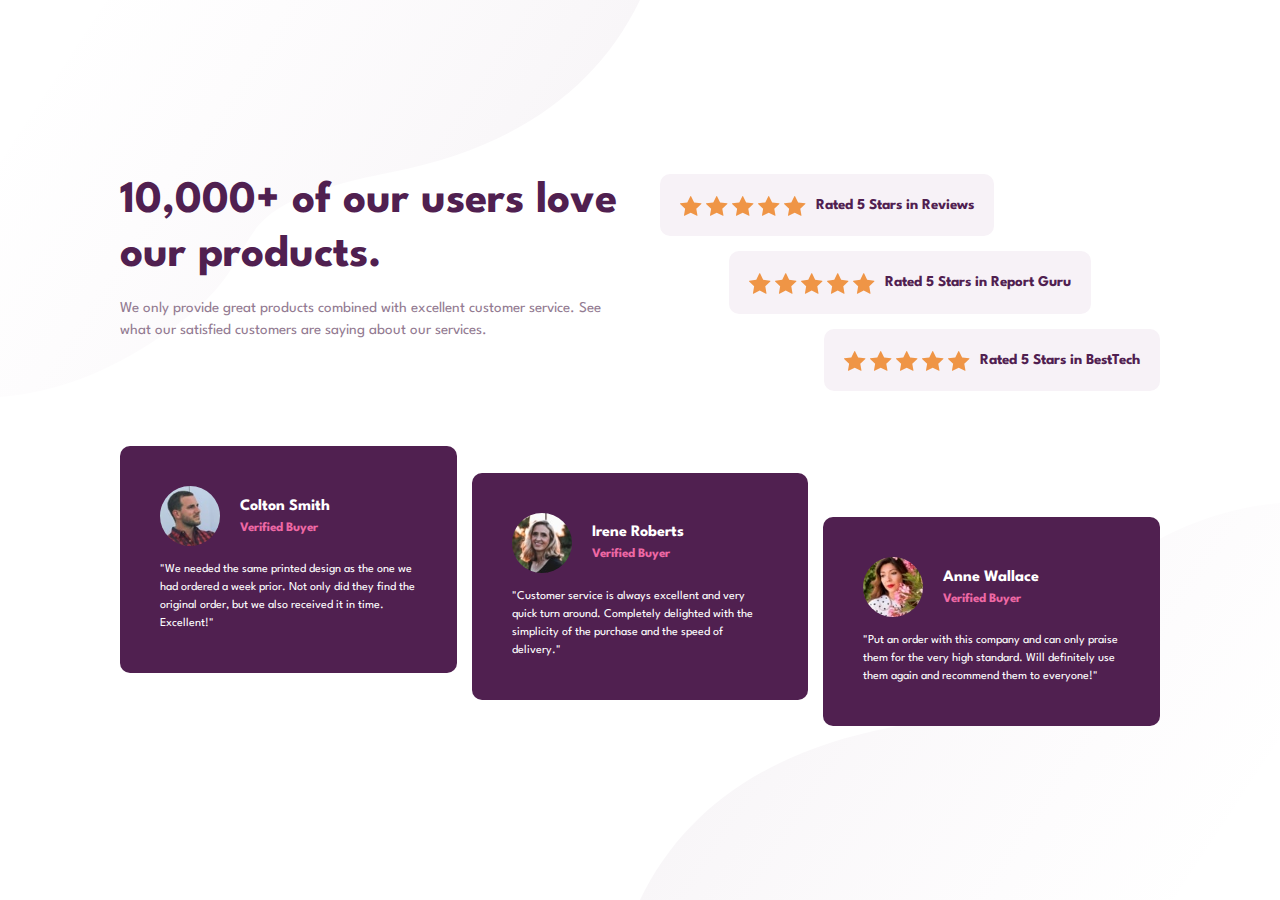
<file: social-proof-section/index.html>
<!DOCTYPE html>
<html lang="en">

<head>
  <meta charset="UTF-8" />
  <meta name="viewport" content="width=device-width, initial-scale=1.0" />
  <title>Frontend Mentor | Social proof section</title>
  <link rel="icon" type="image/png" sizes="32x32" href="./images/favicon-32x32.png" />
  <link rel="preconnect" href="https://fonts.gstatic.com">
  <link href="https://fonts.googleapis.com/css2?family=Spartan:wght@400;500;700&display=swap" rel="stylesheet">
  <link rel="stylesheet" href="./index.css">
</head>

<body>
  <div class="container">
    <section class="social-proof">

      <div class="social-proof__heading">
        <h1>
          10,000+ of our users love our products.
        </h1>
        <p>
          We only provide great products combined with excellent customer service.
          See what our satisfied customers are saying about our services.
        </p>
      </div>

      <div class="social-proof__ratings">
        <div class="box social-proof__rating social-proof__rating--1">
          <p class="ratings">
            <img src="./images/icon-star.svg" alt="star">
            <img src="./images/icon-star.svg" alt="star">
            <img src="./images/icon-star.svg" alt="star">
            <img src="./images/icon-star.svg" alt="star">
            <img src="./images/icon-star.svg" alt="star">
          </p>
          <p>
            Rated 5 Stars in Reviews
          </p>
        </div>
        <div class="box social-proof__rating social-proof__rating--2">
          <p class="ratings">
            <img src="./images/icon-star.svg" alt="star">
            <img src="./images/icon-star.svg" alt="star">
            <img src="./images/icon-star.svg" alt="star">
            <img src="./images/icon-star.svg" alt="star">
            <img src="./images/icon-star.svg" alt="star">
          </p>
          <p>
            Rated 5 Stars in Report Guru
          </p>
        </div>
        <div class="box social-proof__rating social-proof__rating--3">
          <p class="ratings">
            <img src="./images/icon-star.svg" alt="star">
            <img src="./images/icon-star.svg" alt="star">
            <img src="./images/icon-star.svg" alt="star">
            <img src="./images/icon-star.svg" alt="star">
            <img src="./images/icon-star.svg" alt="star">
          </p>
          <p>
            Rated 5 Stars in BestTech
          </p>
        </div>
      </div>

      <div class="social-proof__reviews">
        <div class="box social-proof__review social-proof__review--1">
          <div class="social-proof__review__heading">
            <img class="social-proof__review__image" src="./images/image-colton.jpg" alt="Avatar">
            <div>
              <h2 class="social-proof__review__title">
                Colton Smith
              </h2>
              <h3 class="social-proof__review__subtitle">
                Verified Buyer
              </h3>
            </div>
          </div>
          <div class="social-proof__review__body">
            <p>
              "We needed the same printed design as the one we had ordered a week prior.
              Not only did they find the original order, but we also received it in time.
              Excellent!"
            </p>
          </div>
        </div>
        <div class="box social-proof__review social-proof__review--2">
          <div class="social-proof__review__heading">
            <img class="social-proof__review__image" src="./images/image-irene.jpg" alt="Avatar">
            <div>
              <h2 class="social-proof__review__title">
                Irene Roberts
              </h2>
              <h3 class="social-proof__review__subtitle">
                Verified Buyer
              </h3>
            </div>
          </div>
          <div class="social-proof__review__body">
            <p>
              "Customer service is always excellent and very quick turn around. Completely
              delighted with the simplicity of the purchase and the speed of delivery."
            </p>
          </div>
        </div>
        <div class="box social-proof__review social-proof__review--3">
          <div class="social-proof__review__heading">
            <img class="social-proof__review__image" src="./images/image-anne.jpg" alt="Avatar">
            <div>
              <h2 class="social-proof__review__title">
                Anne Wallace
              </h2>
              <h3 class="social-proof__review__subtitle">
                Verified Buyer
              </h3>
            </div>
          </div>
          <div class="social-proof__review__body">
            <p>
              "Put an order with this company and can only praise them for the very high
              standard. Will definitely use them again and recommend them to everyone!"
            </p>
          </div>
        </div>
      </div> <!-- End of social-proof__reviews -->

    </section> <!-- End of social-proof -->
  </div> <!-- End of container -->
</body>

</html>
</file>
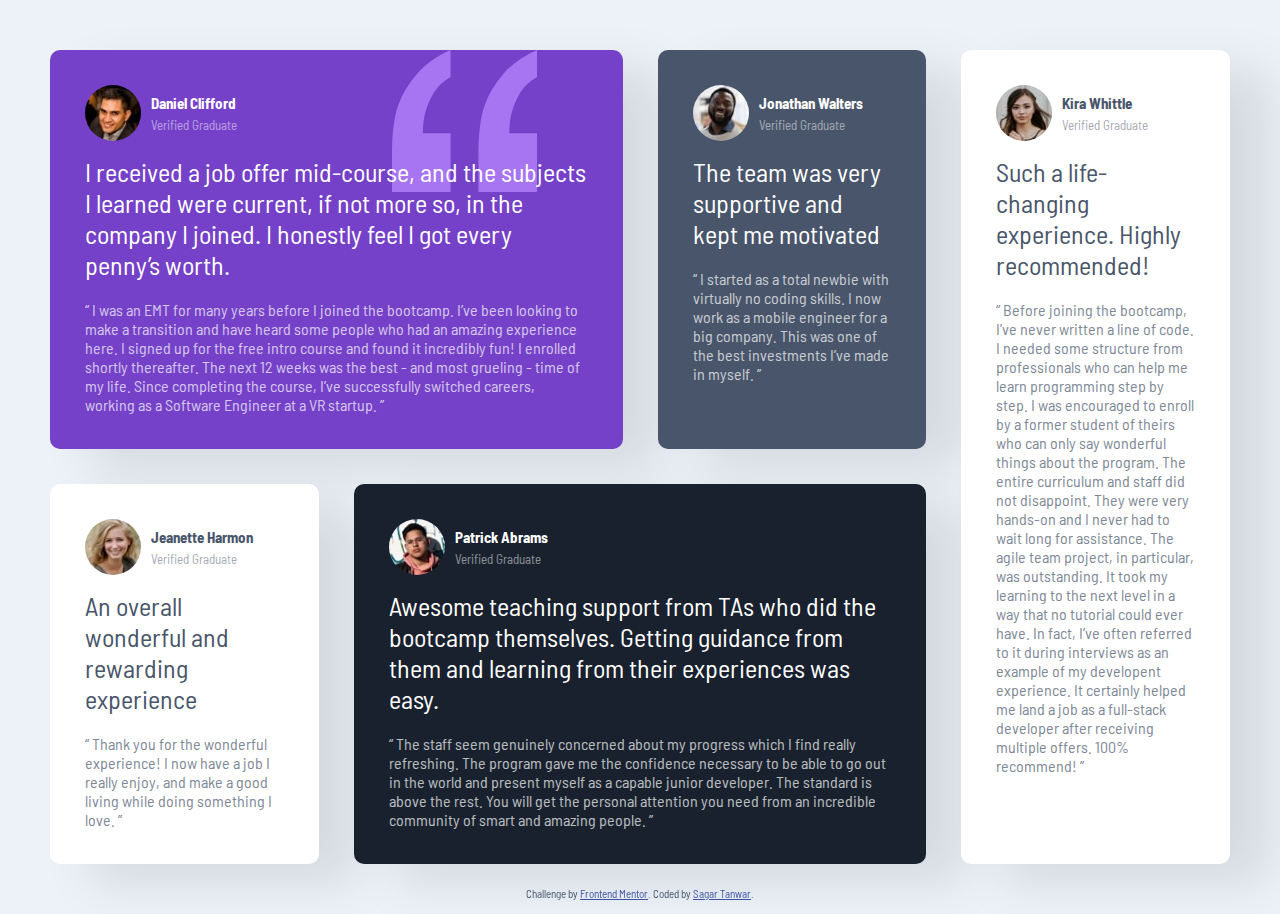
<file: Testimonials grid section/index.html>
<!DOCTYPE html>
<html lang="en">

<head>
  <meta charset="UTF-8">
  <meta name="viewport" content="width=device-width, initial-scale=1.0">
  <!-- displays site properly based on user's device -->

  <link rel="icon" type="image/png" sizes="32x32" href="./images/favicon-32x32.png">

  <title>Frontend Mentor | Testimonial grid section</title>
  <link rel="stylesheet" href="./index.css">
  <link href="https://fonts.googleapis.com/css2?family=Barlow+Semi+Condensed:wght@500;600&display=swap"
    rel="stylesheet">
  <!-- Feel free to remove these styles or customise in your own stylesheet 👍 -->
  <style>
    .attribution {
      font-size: 11px;
      text-align: center;
      position: fixed;
      bottom: 0;
      left: 50%;
      transform: translateX(-50%);
    }

    .attribution a {
      color: hsl(228, 45%, 44%);
    }
  </style>
</head>

<body>
  <div class="testimonial">
    <div class="card card1">
      <div class="card-header">
        <img class="card-img" src="./images/image-daniel.jpg" alt="Daniel">
        <div class="card-heading">
          <h2>Daniel Clifford</h2>
          <p>Verified Graduate</p>
        </div>
      </div>
      <div class="card-body">
        <p class="lead">
          I received a job offer mid-course, and the subjects I learned were current, if not more so,
          in the company I joined. I honestly feel I got every penny’s worth.
        </p>
        <p>
          “ I was an EMT for many years before I joined the bootcamp. I’ve been looking to make a
          transition and have heard some people who had an amazing experience here. I signed up
          for the free intro course and found it incredibly fun! I enrolled shortly thereafter.
          The next 12 weeks was the best - and most grueling - time of my life. Since completing
          the course, I’ve successfully switched careers, working as a Software Engineer at a VR startup. ”
        </p>
      </div>
    </div>
    <div class="card card2">
      <div class="card-header">
        <img class="card-img" src="./images/image-jonathan.jpg" alt="Jonathan">
        <div class="card-heading">
          <h2>Jonathan Walters</h2>
          <p>Verified Graduate</p>
        </div>
      </div>
      <div class="card-body">
        <p class="lead">
          The team was very supportive and kept me motivated
        </p>
        <p>
          “ I started as a total newbie with virtually no coding skills. I now work as a mobile engineer
          for a big company. This was one of the best investments I’ve made in myself. ”
        </p>
      </div>
    </div>
    <div class="card card3">
      <div class="card-header">
        <img class="card-img" src="./images/image-jeanette.jpg" alt="Jeanette">
        <div class="card-heading">
          <h2>Jeanette Harmon</h2>
          <p>Verified Graduate</p>
        </div>
      </div>
      <div class="card-body">
        <p class="lead">
          An overall wonderful and rewarding experience
        </p>
        <p>
          “ Thank you for the wonderful experience! I now have a job I really enjoy, and make a good living
          while doing something I love. ”
        </p>
      </div>
    </div>
    <div class="card card4">
      <div class="card-header">
        <img class="card-img" src="./images/image-patrick.jpg" alt="Patrick">
        <div class="card-heading">
          <h2>Patrick Abrams</h2>
          <p>Verified Graduate</p>
        </div>
      </div>
      <div class="card-body">
        <p class="lead">
          Awesome teaching support from TAs who did the bootcamp themselves. Getting guidance from them and
          learning from their experiences was easy.
        </p>
        <p>
          “ The staff seem genuinely concerned about my progress which I find really refreshing. The program
          gave me the confidence necessary to be able to go out in the world and present myself as a capable
          junior developer. The standard is above the rest. You will get the personal attention you need from
          an incredible community of smart and amazing people. ”
        </p>
      </div>
    </div>
    <div class="card card5">
      <div class="card-header">
        <img class="card-img" src="./images/image-kira.jpg" alt="Kira">
        <div class="card-heading">
          <h2>Kira Whittle</h2>
          <p>Verified Graduate</p>
        </div>
      </div>
      <div class="card-body">
        <p class="lead">
          Such a life-changing experience. Highly recommended!
        </p>
        <p>
          “ Before joining the bootcamp, I’ve never written a line of code. I needed some structure from
          professionals who can help me learn programming step by step. I was encouraged to enroll by a former
          student of theirs who can only say wonderful things about the program. The entire curriculum and staff
          did not disappoint. They were very hands-on and I never had to wait long for assistance. The agile team
          project, in particular, was outstanding. It took my learning to the next level in a way that no tutorial
          could ever have. In fact, I’ve often referred to it during interviews as an example of my developent
          experience. It certainly helped me land a job as a full-stack developer after receiving multiple offers.
          100% recommend! ”
        </p>
      </div>
    </div>
  </div>
  <div class="attribution">
    Challenge by <a href="https://www.frontendmentor.io?ref=challenge" target="_blank">Frontend Mentor</a>.
    Coded by <a href="https://www.frontendmentor.io/profile/sagar-tanwar">Sagar Tanwar</a>.
  </div>
</body>

</html>
</file>
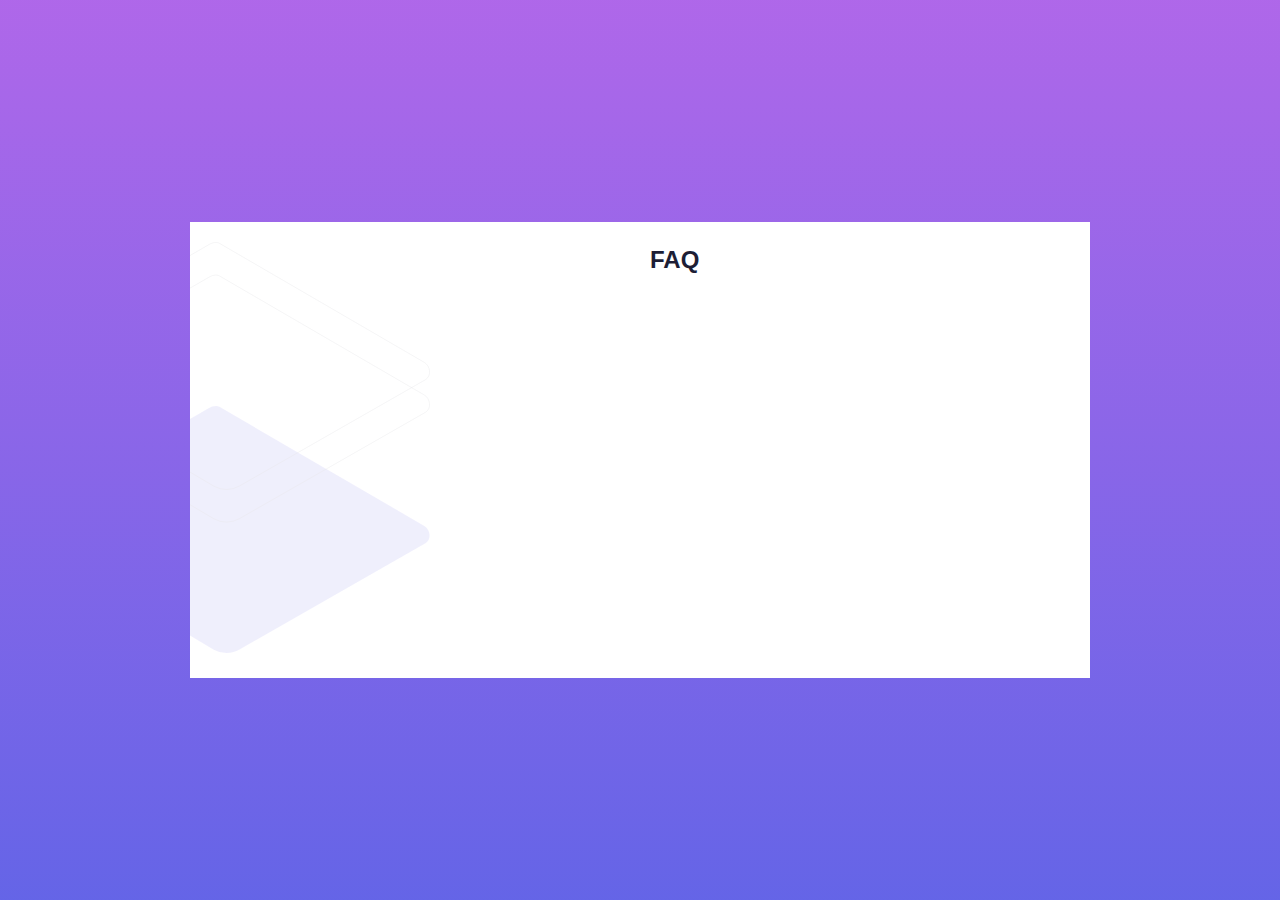
<file: test.html>
<!DOCTYPE html>
<html lang="en">

<head>
  <meta charset="UTF-8">
  <meta name="viewport" content="width=device-width, initial-scale=1.0">
  <title>Testing</title>
  <link rel="stylesheet" href="base.css">
  <style>
    img {
      max-width: 100%;
    }

    .box {
      background: #fff;
      margin: 20px;
      max-width: 900px;
      display: grid;
      /* grid-template-columns: 1fr 1fr; */
      grid-template-columns: repeat(auto-fit, minmax(300px, 1fr));
      column-gap: 20px;
      overflow: hidden;
      padding: 20px;
    }

    .container {
      display: grid;
      place-content: center;
    }

    img {
      margin-left: -200px;
    }
  </style>
</head>

<body>
  <div class="container">
    <div class="box">
      <div class="illustration">
        <img src="./images/bg-pattern-desktop.svg" alt="">
      </div>
      <div class="content">
        <h1>FAQ</h1>
      </div>
    </div>
  </div>
</body>

</html>
</file>
<file: index.css>
:root {
  --dark-blue: hsl(227, 44%, 44%);
  --blue: hsl(189, 51%, 61%);
  --pink: hsl(2, 81%, 87%);
  --white: hsl(0, 0%, 100%);
  --light-grey: hsl(0, 0%, 95%);
  --grey: hsl(0, 0%, 74%);
  --dark-grey: hsl(0, 0%, 51%);
  --black: hsl(0, 0%, 20%);
  --black-translucent-light: hsl(0, 0%, 0%, 0.4);
  --black-translucent-dark: hsl(0, 0%, 0%, 0.8);
}

html {
  font: 62.5%/1.5 'Poppins', 'sans-serif';
  background: var(--light-grey);
  box-sizing: border-box;
  color: var(--black);
}

*, *::before, *::after {
  box-sizing: inherit;
}

body {
  font-size: 1.6rem;
  color: inherit;
}

h1, h2, h3, h4, h5, h6, p, ol, ul, dl, body {
  margin: 0;
  padding: 0;
}

h1, h2, h3, h4, h5, h6, p, ol, ul, dl, .header {
  margin-bottom: 1.5rem;
}

img, svg {
  vertical-align: bottom;
}

img {
  max-width: 100%;
}

a {
  text-decoration: none;
}

.container {
  max-width: 1400px;
  margin: 0 auto;
  padding: 0 30px;
}

.container--wide {
  padding: 0 !important;
}

.header {
  display: flex;
  justify-content: space-between;
  align-items: center;
  padding: 15px;
  border-bottom: 4px solid var(--grey);
}

main {
  margin-bottom: 50px;
}

.profile__link {
  display: flex;
  justify-content: space-between;
  align-items: center;
}

.profile__avatar {
  margin-right: 10px;
  border: 4px solid var(--blue);
  border-radius: 50%;
  width: 60px;
}

.profile__title {
  text-decoration: underline var(--pink);
  text-underline-offset: -17px;
  text-decoration-skip-ink: none;
  text-decoration-thickness: 14px;
  font-weight: 600;
  font-size: clamp(1.6rem, 2vw + 1rem, 3.2rem);
  color: var(--dark-blue);
  margin: 0;
}

.frontendmentor__logo {
  border: 1px solid var(--grey);
  border-radius: 50%;
  padding: 8px;
}

.heading {
  font-size: clamp(2rem, 2vw + 1rem, 3.5rem);
  font-weight: 900;
  font-style: italic;
}

.solutions__list {
  display: grid;
  gap: 30px;
}

.solution__card {
  border-radius: 16px;
  overflow: hidden;
  border: 1px solid var(--dark-grey);
}

.solution__card__thumbnail {
  width: 100%;
  height: 240px;
  object-fit: cover;
}

.solution__card__title {
  white-space: nowrap;
  text-overflow: ellipsis;
  overflow: hidden;
  text-transform: capitalize;
}

.solution__card__footer {
  padding: 10px 15px;
  display: flex;
  justify-content: space-between;
  align-items: center;
  background: var(--white);
}

.solution__card__actions {
  display: flex;
}

.solution__card__action {
  color: var(--white);
  background: var(--black-translucent-light);
  padding: 3px;
  border-radius: 4px;
  margin-left: 10px;
}

.solution__card__action:hover {
  background: var(--black-translucent-dark);
}

@media (min-width: 740px) {

  .container {
    padding: 0 60px;
  }

  .profile__avatar {
    width: 80px;
  }

  .solutions__list {
    grid-template-columns: repeat(2, 1fr);
  }

  .frontendmentor__logo {
    border: unset;
    border-radius: unset;
  }
}

@media (min-width: 1000px) {
  .solutions__list {
    grid-template-columns: repeat(3, 1fr);
  }
}
</file>
<file: FAQ Accordion Card/index.css>
.box {
  max-width: 900px;
  background-color: var(--white);
  background-image: url(./images/illustration-woman-online-desktop.svg), url(./images/bg-pattern-desktop.svg);
  background-position: -80px, -570px -290px;
  background-repeat: no-repeat;
  /* margin: 20px; */
  padding: 60px;
  border-radius: 25px;
  display: grid;
  grid-template-columns: repeat(2, 1fr);
  box-shadow: 0 35px 24px -20px var(--shadow);
  position: relative;
}

.box > *:last-child, 
.box > *:last-child > *:last-child, 
.box > *:last-child > *:last-child > *:last-child {
  margin-bottom: 0;
}

.woman-mb {
  display: none;
}

.container {
  margin: 20px 20px 20px 50px;
}

@keyframes flying-box {
  0% {
    transform: translateY(0);
    filter: drop-shadow(0 8px 6px hsla(0, 100%, 0%, 0.7));
  }
  
  50% {
    filter: drop-shadow(0 10px 8px hsla(0, 100%, 0%, 0.5));
    transform: translateY(-10px);
  }

  100% {
    transform: translateY(0);
    filter: drop-shadow(0 8px 6px hsla(0, 100%, 0%, 0.7));
  }
}

.accordion {
  grid-column-start: 2;
}

.accordion li { border-bottom: 1px solid var(--light-grey); }

.accordion__heading {
  display: flex;
  justify-content: space-between;
  align-items: center;
  font-size: 1.4rem;
  color: var(--dark-grey);
}

.accordion__heading:hover {
  color: var(--orange);
  cursor: pointer;
}

.accordion__heading p { margin-bottom: 0; }

.accordion__content {
  display: none;
  color: var(--grey);
}

.active .accordion__content {
  display: block;
}

.active .accordion__heading {
  font-weight: 700;
  color: var(--black);
}

.active .accordion__heading svg {
  transform: rotateX(180deg);
}

@media (max-width: 1000px) {
  .box {
    max-width: 320px;
    min-width: 310px;
    grid-template-columns: 1fr;
    padding: 25px;
    padding-top: 120px;
    background-image: url(./images/bg-pattern-mobile.svg);
    background-position: top center;
  }

  .at-box {
    display: none;
  }

  .accordion h1 {
    text-align: center;
  }

  .woman-mb {
    display: block;
    position: absolute;
    top: -20%;
    left: 4%;
  }

  .accordion {
    grid-column: 1;
  }

  .container {
    margin: 130px 20px 20px 20px;
  }
}

.at-box {
  position: absolute;
  top: 40%;
  left: -10.5%;
  animation: flying-box 3s infinite;
}
</file>
<file: Intro component with sign up form/main.css>
.container {
  padding: 20px;
  max-width: 1000px;
  margin: 0 auto;
  display: grid;
  grid-template-columns: repeat(auto-fit, minmax(300px, 1fr));
  gap: 50px;
  align-items: center;
}

section {
  text-align: center;
}

@media (min-width: 576px) {
  html {
    background-image: url(./images/bg-intro-desktop.png);
  }
}

@media (min-width: 768px) {
  form {
    padding: 35px;
  }

  h1 {
    font-size: 4.2rem;
  }

  section {
    text-align: left;
  }

  small {
    font-size: 1.2rem;
  }
}
</file>
<file: Profile card component/main.css>
.card {
  max-width: 350px;
  margin: 0 auto;
  background: var(--white);
  border-radius: 10px;
  overflow: hidden;
  text-align: center;
}

.card__bg-img {
  width: 100%;
}

.card__body {
  padding: 30px;
  border-bottom: 1px solid var(--light-grey);
}

.card__img {
  border-radius: 50%;
  margin-top: calc(-108px/2);
  border: 6px solid var(--white);
}

.card__name {
  font-weight: 700;
  font-size: 2rem;
}

.card__age { 
  color: var(--grey);
  font-weight: 400;
}

.card__country {
  color: var(--grey);
  font-size: 1.6rem;
}

.card__footer {
  padding: 15px;
  display: grid;
  grid-template-columns: repeat(3, 1fr);
}

.card__info__number {
  font-weight: 700;
  font-size: 20px;
}

.card__info__title {
  font-size: 1.4rem;
  color: var(--grey)
}
</file>
<file: Testimonials grid section/index.css>
/* General Styles */
html {
  font-family: 'Barlow Semi Condensed';
  font-size: 62.5%;
  background: hsl(210, 46%, 95%);
  color:  hsl(217, 19%, 35%);
}

body { margin: 50px; }

p { font-size: 1.3rem; }


/* Testimonial Styles */

.testimonial {
  max-width: 1440px;
  margin: 0 auto;
  display: grid;
  grid-template-columns: repeat(4, minmax(150px, 1fr));
  gap: 35px;
}

.card {
  padding: 35px;
  background: hsl(0, 0%, 100%);
  border-radius: 10px;
  box-shadow: 40px 20px 50px 0 hsla(0, 0%, 0%, 0.1);
}

.card > *:last-child,
.card > *:last-child > *:last-child,
.card > *:last-child > *:last-child > *:last-child {
  margin: 0;
}

.card1 {
  grid-column: span 2;
  background: hsl(263, 55%, 52%) url('./images/bg-pattern-quotation.svg') no-repeat;
  background-position: 80% 0;
  background-size: 145px;
  color: hsl(0, 0%, 100%);
}

.card2 {
  background: hsl(217, 19%, 35%);
  color: hsl(0, 0%, 100%);
}

.card4 {
  grid-column: span 2;
  background: hsl(219, 29%, 14%);
  color: hsl(0, 0%, 100%);
}

.card5 {
  grid-column: -2;
  grid-row: 1 / span 2;
}

.card-header {
  display: grid;
  grid-template-columns: auto 1fr;
  gap: 10px;
  align-items: center;
  margin-bottom: 15px;
}

.card-img {
  border-radius: 50%;
}

.card-heading * {
  margin: 0;
}

.card-heading h2 {
  margin: 0 0 5px 0;
}

.card-heading :not(h2) {
  opacity: 0.5;
}

.card-body p:not(.lead) {
  opacity: 0.7;
  font-size: 1.6rem;
}

.lead {
  font-size: 2.6rem;
  margin: 0 0 20px 0;
}


@media (max-width: 1200px) {
  .card5 {
    grid-column: 1 / -1;
    grid-row: unset;
  }
  .testimonial {
    grid-template-columns: repeat(3, minmax(150px, 1fr));
  }
}

@media (max-width: 900px) {
  body {
    margin: 20px;
  }

  .testimonial {
    gap: 20px;
    grid-template-columns: 1fr;
  }

  .card {
    grid-column: span 1;
    padding: 20px;
  }
}
</file>
<file: article-preview-component/index.css>
/* normalize.css v8.0.1 | MIT License | github.com/necolas/normalize.css */
button,hr,input{overflow:visible}progress,sub,sup{vertical-align:baseline}[type=checkbox],[type=radio],legend{box-sizing:border-box;padding:0}html{line-height:1.15;-webkit-text-size-adjust:100%}body{margin:0}details,main{display:block}h1{font-size:2em;margin:.67em 0}hr{box-sizing:content-box;height:0}code,kbd,pre,samp{font-family:monospace,monospace;font-size:1em}a{background-color:transparent}abbr[title]{border-bottom:none;text-decoration:underline;text-decoration:underline dotted}b,strong{font-weight:bolder}small{font-size:80%}sub,sup{font-size:75%;line-height:0;position:relative}sub{bottom:-.25em}sup{top:-.5em}img{border-style:none}button,input,optgroup,select,textarea{font-family:inherit;font-size:100%;line-height:1.15;margin:0}button,select{text-transform:none}[type=button],[type=reset],[type=submit],button{-webkit-appearance:button}[type=button]::-moz-focus-inner,[type=reset]::-moz-focus-inner,[type=submit]::-moz-focus-inner,button::-moz-focus-inner{border-style:none;padding:0}[type=button]:-moz-focusring,[type=reset]:-moz-focusring,[type=submit]:-moz-focusring,button:-moz-focusring{outline:ButtonText dotted 1px}fieldset{padding:.35em .75em .625em}legend{color:inherit;display:table;max-width:100%;white-space:normal}textarea{overflow:auto}[type=number]::-webkit-inner-spin-button,[type=number]::-webkit-outer-spin-button{height:auto}[type=search]{-webkit-appearance:textfield;outline-offset:-2px}[type=search]::-webkit-search-decoration{-webkit-appearance:none}::-webkit-file-upload-button{-webkit-appearance:button;font:inherit}summary{display:list-item}[hidden],template{display:none}


/* Global Styles */

@import url('https://fonts.googleapis.com/css2?family=Manrope:wght@500;700&display=swap');

:root {
  --dark-grey: hsl(217, 19%, 35%);
  --grey--active: hsl(214, 17%, 51%);
  --grey: hsl(212, 23%, 69%);
  --cloud: hsl(210, 46%, 95%);
  --white: hsl(0, 0%, 100%);
  --shadow-lg: 0 14px 40px hsl(210, 42%, 82%);
}

html {
  font: 62.5%/1.5 'Manrope', sans-serif;
  background: var(--cloud);
  box-sizing: border-box;
}

*, ::before, ::after {
  box-sizing: inherit;
}

img {
  vertical-align: bottom;
}

body {
  font-size: 1.3rem;
  color: var(--grey);
}

html, body, .container-centered {
  height: 100%;
}

h1, h2, h3, h4, h5, h6, p, ol, ul, dl {
  margin: 0;
  padding: 0;
}

h1, h2, h3, h4, h5, h6, p, ol, ul, dl {
  margin-bottom: 1.5rem;
}

.text--dark { color: var(--dark-grey); }
.text--bold { font-weight: bold; }
.mb-0 { margin-bottom: 0; }
.text--lg { font-size: 2rem; }

/* Article Component */

.container-centered {
  display: grid;
  place-items: center;
}

.card {
  max-width: 730px;
  background-color: var(--white);
  display: grid;
  grid-template-columns: 280px 1fr;
  border-radius: 10px;
  box-shadow: var(--shadow-lg);
}

.card__img {
  width: 100%;
  height: 100%;
  min-height: 200px;
  object-fit: cover;
  border-top-left-radius: 10px;
  border-bottom-left-radius: 10px;
}

.card__body__text {
  padding: 40px 40px 0;
}

.card__meta {
  display: flex;
  align-items: center;
  padding: 0 40px 40px;
  position: relative;
}

.card__meta__img {
  width: 40px;
  height: 40px;
  border-radius: 100%;
  margin-right: 15px;
}

.card__meta__button {
  margin-left: auto !important;
  width: 30px;
  height: 30px;
  border-radius: 50%;
  background: var(--cloud);
  display: grid;
  place-items: center;
  cursor: pointer;
  position: relative;
  z-index: 1;
}

.card__meta__button svg {
  fill: var(--grey--active);
}

.card__meta__button.active {
  background: var(--grey--active);
  color: var(--white);
}

.card__meta__button.active svg {
  fill: var(--white);
}

.card__meta__popover {
  display: none;
  align-items: center;
  position: absolute;
  top: -80px;
  right: -70px;
  padding: 20px 40px;
  border-radius: 8px;
  filter: drop-shadow(0 3px 3px);
  background: var(--dark-grey);
  transition: all 0.2s;
}

.card__meta__popover > * + * {
  margin-left: 15px;
}

.card__meta__popover__text {
  margin-bottom: 0;
  text-transform: uppercase;
  letter-spacing: 0.4rem;
}

.card__meta__popover::after {
  content: '';
  border: 10px solid transparent;
  border-top-color: var(--dark-grey);
  position: absolute;
  bottom: -20px;
  left: 50%;
  transform: translateX(-50%);
}

.card__meta__popover.active {
  display: flex;
}

@media (max-width: 900px) {
  .card {
    max-width: 330px;
    grid-template-columns: unset;
    margin: 20px;
    overflow: hidden;
  }

  .card__img {
    border-radius: unset;
  }

  .card__body__text {
    padding: 40px 30px 0;
  }
  
  .card__meta {
    padding: 0 30px 20px;
  }

  .card__body__text > p:last-of-type {
    margin-bottom: 4rem;
  }

  .card__meta__popover {
    top: unset;
    bottom: 0;
    right: 0;
    width: 100%;
    padding: 30px 40px;
    border-radius: unset;
  }

  .text--lg {
    font-size: 1.6rem;
  }
}
</file>
<file: coding-bootcamp-testimonials-slider/index.css>
/* normalize.css v8.0.1 | MIT License | github.com/necolas/normalize.css */
button,hr,input{overflow:visible}progress,sub,sup{vertical-align:baseline}[type=checkbox],[type=radio],legend{box-sizing:border-box;padding:0}html{line-height:1.15;-webkit-text-size-adjust:100%}body{margin:0}details,main{display:block}h1{font-size:2em;margin:.67em 0}hr{box-sizing:content-box;height:0}code,kbd,pre,samp{font-family:monospace,monospace;font-size:1em}a{background-color:transparent}abbr[title]{border-bottom:none;text-decoration:underline;text-decoration:underline dotted}b,strong{font-weight:bolder}small{font-size:80%}sub,sup{font-size:75%;line-height:0;position:relative}sub{bottom:-.25em}sup{top:-.5em}img{border-style:none}button,input,optgroup,select,textarea{font-family:inherit;font-size:100%;line-height:1.15;margin:0}button,select{text-transform:none}[type=button],[type=reset],[type=submit],button{-webkit-appearance:button}[type=button]::-moz-focus-inner,[type=reset]::-moz-focus-inner,[type=submit]::-moz-focus-inner,button::-moz-focus-inner{border-style:none;padding:0}[type=button]:-moz-focusring,[type=reset]:-moz-focusring,[type=submit]:-moz-focusring,button:-moz-focusring{outline:ButtonText dotted 1px}fieldset{padding:.35em .75em .625em}legend{color:inherit;display:table;max-width:100%;white-space:normal}textarea{overflow:auto}[type=number]::-webkit-inner-spin-button,[type=number]::-webkit-outer-spin-button{height:auto}[type=search]{-webkit-appearance:textfield;outline-offset:-2px}[type=search]::-webkit-search-decoration{-webkit-appearance:none}::-webkit-file-upload-button{-webkit-appearance:button;font:inherit}summary{display:list-item}[hidden],template{display:none}

@import url('https://fonts.googleapis.com/css2?family=Inter:wght@300;500;700&display=swap');

/* Global styles */

:root {
  --dark-blue: hsl(240, 38%, 20%);
  --gray: hsl(240, 18%, 77%);
  --grey: hsl(240, 18%, 77%);
  --light-gray: hsl(0, 0%, 90%);
  --light-grey: hsl(0, 0%, 90%);
  --white: hsl(0, 0%, 100%);
}

html {
  font: 62.5%/1.5 'Inter', sans-serif;
  box-sizing: border-box;
}

*, ::before, ::after {
  box-sizing: inherit;
}

body {
  font-size: 1.6rem;
  color: var(--dark-blue);
  background: url('./images/pattern-curve.svg') no-repeat;
  background-position: left bottom;
  background-size: 500px;
}

html, body, .container {
  height: 100%;
}

h1, h2, h3, h4, h5, h6, p, ol, ul, dl {
  margin: 0;
  padding: 0;
}

h1, h2, h3, h4, h5, h6, p, ol, ul, dl {
  margin-bottom: 1.5rem;
}

img, svg {
  vertical-align: bottom;
}

img {
  width: 100%;
}

.container {
  max-width: 1000px;
  margin: 0 auto;
  display: grid;
  place-items: center;
}

/* Button Styles */
.btn-group {
  display: flex;
  place-items: center;
}

.btn-group > :first-child {
  border-top-left-radius: 50%;
  border-bottom-left-radius: 50%;
}

.btn-group > :last-child {
  border-top-right-radius: 50%;
  border-bottom-right-radius: 50%;
}

.btn {
  border: none;
  background-color: var(--white);
  padding: 15px 18px;
  outline: none;
}

.btn:hover {
  background-color: var(--light-grey);
}

/* Utility Classes */

.fs-32 { font-size: clamp(2rem, 2vw + 1rem, 3.2rem); }

.fw-300 { font-weight: 300; }
.fw-500 { font-weight: 500; }
.fw-700 { font-weight: 700; }

.text-light { color: var(--grey); }

/* Slider Styles */

.slide {
  display: grid;
  grid-template-columns: repeat(2, 1fr);
}

.slide__header {
  order: 1;
  background-image: url(./images/pattern-bg.svg);
  background-repeat: no-repeat;
  background-size: contain;
  padding: 50px;
}

.slide__control {
  position: relative;
}

.slide__img {
  border-radius: 6px;
  box-shadow: 0 20px 40px -20px hsl(240deg 38% 20% / 55%);
}

.slider__button {
  position: absolute;
  bottom: -20px;
  left: 30px;
}

.slide__main {
  position: relative;
}

.review {
  position: absolute;
  width: 130%;
  max-width: 650px;
  z-index: 1;
  top: 50%;
  transform: translateY(-50%);
  background: url(./images/pattern-quotes.svg) no-repeat;
  background-position: 60px top;
  background-size: 15%;
  padding-top: 40px;
}

@media (max-width: 1060px) {
  .container {
    padding: 0 30px;
  }
}

@media (max-width: 870px) {

  body {
    text-align: center;
  }

  .br { display: block; }

  .container {
    max-width: 400px;
  }

  .slide__header {
    order: 0;
  }

  .slide {
    grid-template-columns: repeat(1, 1fr);
    grid-template-rows: repeat(2, 1fr);
  }

  .slider__button {
    left: 50%;
    transform: translateX(-50%);
  }
  
  .fs-32 { font-size: 1.7rem; }

  .review { 
    width: 100%;
    background-position: center top;
    background-size: 15%;
    padding-top: 20px;
  }

  body {
    background-size: 300px;
  }

}
</file>
<file: FAQ Accordion Card/base.css>
/* normalize.css v8.0.1 | MIT License | github.com/necolas/normalize.css */
button,hr,input{overflow:visible}progress,sub,sup{vertical-align:baseline}[type=checkbox],[type=radio],legend{box-sizing:border-box;padding:0}html{line-height:1.15;-webkit-text-size-adjust:100%}body{margin:0}details,main{display:block}h1{font-size:2em;margin:.67em 0}hr{box-sizing:content-box;height:0}code,kbd,pre,samp{font-family:monospace,monospace;font-size:1em}a{background-color:transparent}abbr[title]{border-bottom:none;text-decoration:underline;text-decoration:underline dotted}b,strong{font-weight:bolder}small{font-size:80%}sub,sup{font-size:75%;line-height:0;position:relative}sub{bottom:-.25em}sup{top:-.5em}img{border-style:none}button,input,optgroup,select,textarea{font-family:inherit;font-size:100%;line-height:1.15;margin:0}button,select{text-transform:none}[type=button],[type=reset],[type=submit],button{-webkit-appearance:button}[type=button]::-moz-focus-inner,[type=reset]::-moz-focus-inner,[type=submit]::-moz-focus-inner,button::-moz-focus-inner{border-style:none;padding:0}[type=button]:-moz-focusring,[type=reset]:-moz-focusring,[type=submit]:-moz-focusring,button:-moz-focusring{outline:ButtonText dotted 1px}fieldset{padding:.35em .75em .625em}legend{color:inherit;display:table;max-width:100%;white-space:normal}textarea{overflow:auto}[type=number]::-webkit-inner-spin-button,[type=number]::-webkit-outer-spin-button{height:auto}[type=search]{-webkit-appearance:textfield;outline-offset:-2px}[type=search]::-webkit-search-decoration{-webkit-appearance:none}::-webkit-file-upload-button{-webkit-appearance:button;font:inherit}summary{display:list-item}[hidden],template{display:none}

:root {
  --black: hsl(238, 29%, 16%);
  --dark-grey: hsl(237, 12%, 33%);
  --grey: hsl(240, 6%, 50%);
  --light-grey: hsl(240, 5%, 91%);
  --white: hsl(0, 0%, 100%);
  --orange: hsl(14, 88%, 65%);
  --blue: hsl(240, 73%, 65%);
  --purple: hsl(273, 75%, 66%);
  --shadow: hsla(0, 100%, 0%, 0.3);
}

html {
  background: linear-gradient(0deg, var(--blue), var(--purple));
  box-sizing: border-box;
  font: 62.5%/1.5 'Kumbh Sans', sans-serif;
}

*, ::before, ::after {
  box-sizing: inherit;
}

body {
  min-height: 100vh;
  font-size: 1.2rem;
  color: var(--black);
  display: grid;
  place-content: center;
}

h1, h2, h3, h4, h5, h6, p, ol, ul, dl {
  margin: 0;
  padding: 0;
}

h1, h2, h3, h4, h5, h6, p, ol, ul, dl, li, .accordion__heading {
  margin-bottom: 1.5rem;
}

h1 {
  margin-bottom: 2rem;
}

ul {
  list-style: none;
}
</file>
<file: Intro component with sign up form/base.css>
/* normalize.css v8.0.1 | MIT License | github.com/necolas/normalize.css */
button,hr,input{overflow:visible}progress,sub,sup{vertical-align:baseline}[type=checkbox],[type=radio],legend{box-sizing:border-box;padding:0}html{line-height:1.15;-webkit-text-size-adjust:100%}body{margin:0}details,main{display:block}h1{font-size:2em;margin:.67em 0}hr{box-sizing:content-box;height:0}code,kbd,pre,samp{font-family:monospace,monospace;font-size:1em}a{background-color:transparent}abbr[title]{border-bottom:none;text-decoration:underline;text-decoration:underline dotted}b,strong{font-weight:bolder}small{font-size:80%}sub,sup{font-size:75%;line-height:0;position:relative}sub{bottom:-.25em}sup{top:-.5em}img{border-style:none}button,input,optgroup,select,textarea{font-family:inherit;font-size:100%;line-height:1.15;margin:0}button,select{text-transform:none}[type=button],[type=reset],[type=submit],button{-webkit-appearance:button}[type=button]::-moz-focus-inner,[type=reset]::-moz-focus-inner,[type=submit]::-moz-focus-inner,button::-moz-focus-inner{border-style:none;padding:0}[type=button]:-moz-focusring,[type=reset]:-moz-focusring,[type=submit]:-moz-focusring,button:-moz-focusring{outline:ButtonText dotted 1px}fieldset{padding:.35em .75em .625em}legend{color:inherit;display:table;max-width:100%;white-space:normal}textarea{overflow:auto}[type=number]::-webkit-inner-spin-button,[type=number]::-webkit-outer-spin-button{height:auto}[type=search]{-webkit-appearance:textfield;outline-offset:-2px}[type=search]::-webkit-search-decoration{-webkit-appearance:none}::-webkit-file-upload-button{-webkit-appearance:button;font:inherit}summary{display:list-item}[hidden],template{display:none}

html {
  --white: hsl(0, 0%, 100%);
  --red: hsl(0, 100%, 74%);
  --green: hsl(154, 59%, 51%);
  --light-green: hsl(154, 65%, 68%);
  --purple: hsl(248, 32%, 49%);
  --dark-purple: hsl(249, 10%, 26%);
  --light-pruple: hsl(246, 25%, 77%);
  font: 62.5%/1.5 'Poppins', sans-serif;
  font-weight: 400;
  background: var(--red) url(./images/bg-intro-mobile.png);
  color: var(--white);
  box-sizing: border-box;
}

*, *::before, *::after {
  box-sizing: inherit;
}

body {
  font-size: 1.6rem;
}

h1, h2, h3, h4, h5, h6, p, ol, ul, dl {
  margin: 0;
  padding: 0;
}

h1, h2, h3, h4, h5, h6, p, ol, ul, dl, button {
  margin-bottom: 1.5rem;
}

small { font-size: 1rem;}

a {
  text-decoration: none;
  color: var(--red);
}

form {
  background: var(--white);
  color: var(--light-pruple);
  padding: 20px;
  display: grid;
}

input {
  width: 100%;
  padding: 10px 40px 10px 20px;
  border-radius: 4px;
  border: 1px solid var(--light-pruple); 
  font-weight: 600;
  outline: none;
}

input:focus {
  color: var(--dark-purple);
  border: 1px solid var(--dark-purple);
}

/* Helpers */

.shadow { 
  box-shadow: 0 8px 0 0 hsla(0, 0%, 0%, 0.2);
  margin-bottom: 2.5rem;
}
.w-100 { width: 100%; }
.rounded-lg { border-radius: 10px; }
.text-center { text-align: center; }
.mt-5 { margin-top: 3rem !important; }

.feedback span {
  display: block;
  position: relative;
}

.feedback span::after {
  content: url('./images/icon-error.svg');
  line-height: 0;
  position: absolute;
  top: 50%;
  right: 10px;  
  transform: translateY(-50%);

}

.feedback input { color: var(--red); }

.feedback p{
  font-size: 1.2rem;
  font-style: oblique;
  text-align: right;
  color: var(--red);
}

.btn {
  display: inline-block;
  padding: 20px;
  text-decoration: none;
  text-align: center;
  border: none;
  border-radius: 4px;
  cursor: pointer;
}

.btn-success {
  background: var(--green);
  color: var(--white);
  text-transform: uppercase;
  box-shadow: inset 0 -4px 0 0 hsla(0, 0%, 0%, 0.2);
  font-weight: 600;
}

.btn-success:hover {
  background: var(--light-green);
}

.cta {
  background: var(--purple);
  color: var(--white);
  padding: 20px 50px;
  text-align: center;
}
</file>
<file: loopstudios-landing-page/index.css>
/* normalize.css v8.0.1 | MIT License | github.com/necolas/normalize.css */
button,hr,input{overflow:visible}progress,sub,sup{vertical-align:baseline}[type=checkbox],[type=radio],legend{box-sizing:border-box;padding:0}html{line-height:1.15;-webkit-text-size-adjust:100%}body{margin:0}details,main{display:block}h1{font-size:2em;margin:.67em 0}hr{box-sizing:content-box;height:0}code,kbd,pre,samp{font-family:monospace,monospace;font-size:1em}a{background-color:transparent}abbr[title]{border-bottom:none;text-decoration:underline;text-decoration:underline dotted}b,strong{font-weight:bolder}small{font-size:80%}sub,sup{font-size:75%;line-height:0;position:relative}sub{bottom:-.25em}sup{top:-.5em}img{border-style:none}button,input,optgroup,select,textarea{font-family:inherit;font-size:100%;line-height:1.15;margin:0}button,select{text-transform:none}[type=button],[type=reset],[type=submit],button{-webkit-appearance:button}[type=button]::-moz-focus-inner,[type=reset]::-moz-focus-inner,[type=submit]::-moz-focus-inner,button::-moz-focus-inner{border-style:none;padding:0}[type=button]:-moz-focusring,[type=reset]:-moz-focusring,[type=submit]:-moz-focusring,button:-moz-focusring{outline:ButtonText dotted 1px}fieldset{padding:.35em .75em .625em}legend{color:inherit;display:table;max-width:100%;white-space:normal}textarea{overflow:auto}[type=number]::-webkit-inner-spin-button,[type=number]::-webkit-outer-spin-button{height:auto}[type=search]{-webkit-appearance:textfield;outline-offset:-2px}[type=search]::-webkit-search-decoration{-webkit-appearance:none}::-webkit-file-upload-button{-webkit-appearance:button;font:inherit}summary{display:list-item}[hidden],template{display:none}

/* General Styles */
:root {
  --white: hsl(0, 0%, 100%);
  --black: hsl(0, 0%, 0%);
  --grey: hsl(0, 0%, 55%);
  --gray: hsl(0, 0%, 55%);
  --dark-grey: hsl(0, 0%, 41%);
  --dark-gray: hsl(0, 0%, 41%);
  --nav-link-bb: 2px;
}

html {
  font: 62.5%/1.5 'Alata', sans-serif;
  box-sizing: border-box;
}

*, ::before, ::after {
  box-sizing: inherit;
}

body {
  font-size: 1.5rem;
}

h1, h2, h3, h4, h5, h6, p, ol, ul, dl, body {
  margin: 0;
  padding: 0;
}

h1, h2, h3, h4, h5, h6, p, ol, ul, dl {
  margin-bottom: 1.5rem;
}

img {
  width: 100%;
}

img, svg {
  vertical-align: bottom;
}

/* --------------- Components ------------------- */

/* Nav Component */

.nav {
  /* color: var(--white); */
  /* display: grid; */
  grid-template-columns: repeat(auto-fit, minmax(100px, 150px));
}

.nav__link {
  display: inline-block;
  color: var(--white);
  font-weight: 400;
  text-decoration: none;
  border-image: linear-gradient(90deg, transparent, transparent 25%, white 25%, white 75%, transparent 75%, transparent) 1;
  cursor: pointer;
  padding: 10px 0;
}

.nav__link + .nav__link {
  margin-left: 15px;
}

.nav__link:hover {
  padding: 10px 0 calc(10px - var(--nav-link-bb));
  border-bottom: var(--nav-link-bb) solid;
}

@media (max-width: 768px) {
  .nav__link {
    display: block;
    border-image: none;
    font-size: 2.4rem;
    font-family: 'Josefin Sans', sans-serif;
  }

  .nav__link + .nav__link {
    margin-left: 0;
  }
}

/* Navbar Component */

.navbar {
  display: grid;
  grid-template-columns: 1fr auto;
  padding-top: 40px;
}

.navbar.active {
  position: fixed;
  z-index: 1;
  left: 0;
  top: 0;
  bottom: 0;
  background: black;
  width: 100%;
  padding: 40px 20px 0;
  align-items: start;
}

.navbar__logo {
  margin-bottom: 0;
  line-height: 0;
  display: inline-block;
}

.navbar__menu {
  margin-left: auto;
}

.navbar.active .navbar__menu {
  display: block;
  margin: 0;
}

.navbar__trigger {
  display: none;
  border: none;
  background: transparent;
  padding: 0;
}

@media (max-width: 768px) {
  .navbar__trigger {
    display: block;
    margin-left: auto;
  }

  .navbar__menu {
    display: none;
  }

}


/* Button Component */

.btn {
  display: inline-block;  
  padding: 10px 30px;
  text-transform: uppercase;
  background-color: var(--white);
  border: 1px solid var(--black);
  cursor: pointer;
  line-height: 1.5rem;
  transition: all 0.2s linear;
}

.btn:focus {
  outline: none;
}

.btn:hover {
  background-color: var(--black);
  color: var(--white);
}

/* Card Component */

.card {
  display: grid;
  grid-template-rows: 1fr auto;
  height: 350px;
  cursor: pointer;
}

.card__img {
  grid-row: 1 / span 2;
  grid-column: 1;
}

.card__img:hover {
  filter: contrast(0.5) brightness(1);
}

.card__img img {
  height: 100%;
  object-fit: cover;
}

.card__title {
  grid-row: 2;
  grid-column: 1;
  color: var(--white);
  padding-left: 20px;
}

.card:hover .card__title {
  color: var(--black);
  filter: contrast(1);
}

@media (max-width: 576px) {
  .card {
    height: 140px;
  }
}

.cta-title {
  font-family: 'Josefin Sans', sans-serif;
  font-size: 4rem;
  color: var(--white);
  text-transform: uppercase;
  padding: 10px;
  border: 1px solid;
  width: min(400px, 100%);
  font-weight: 300;
  transform: translateY(60%);
}

.heading {
  font-weight: 300;
  text-transform: uppercase;
  font-size: 2.8rem;
}

.h1, .h2, .h3 {
  font-family: 'Josefin Sans', sans-serif;
  font-weight: 300;
  letter-spacing: .4rem;
  text-transform: uppercase;
}

.h1 {
  font-size: 3.8rem;
}

.h2 {
  font-size: 3rem;
}

.h3 {
  font-size: 2.4rem;
}

.container {
  margin: 0 auto;
  padding: 0 20px;
  max-width: 1100px;
}

.wrapper {
  display: grid;
  row-gap: 100px;
}

/* Hero Section */

.hero-area {
  height: 90vh;
  background: url(./images/desktop/image-hero.jpg) no-repeat;
  background-size: cover;
}

/* Feature Section */

.feature {
  display: grid;
  grid-template-columns: 2fr 1fr;
}

.feature__content {
  padding-top: 100px;
  padding-left: 100px;
  background-color: white;
  align-self: end;
  margin-left: -120px;
}

.feature__content p {
  color: var(--grey);
}

.feature__content > :last-child {
  margin-bottom: 0;
}

@media (max-width: 768px) {
  .feature {
    grid-template-columns: unset;
    row-gap: 20px;
    text-align: center;
  }

  .feature__content {
    padding: 0;
    margin: 0;
  }
}

/* Project Section */

.project {
  position: relative;
}

.projects {
  display: grid;
  grid-template-columns: repeat(auto-fit, minmax(240px, 1fr));
  gap: 20px;
}

.project .btn {
  position: absolute;
  top: 0;
  right: 15px;
}

@media (max-width: 768px) {
  .projects {
    margin-bottom: 30px;
  }

  .project .btn {
    position: static;
  }

  .project {
    text-align: center;
  }

  .projects {
    text-align: left;
  }
}

/* Footer Section */

.footer {
  background: var(--black);
  padding: 40px 0;
}

.foot {
  display: grid;
  grid-auto-flow: column;
  grid-template-rows: repeat(2, auto);
  gap: 10px;
}

.copyright {
  color: var(--white);
  justify-self: end;
  margin-bottom: 0;
  padding: 15px 0;
}

.social-links {
  justify-self: end;
}

.social-links .nav__link {
  display: inline-block;
}

.social-links .nav__link + .nav__link {
  margin-left: 15px;
}

@media (max-width: 768px) {
  .foot {
    grid-auto-flow: row;
    grid-template-rows: unset;
    justify-items: center;
  }

  .copyright {
    justify-self: initial;
  }

  .social-links {
    justify-self: center;
  }

  .foot .navbar__logo {
    padding: 15px 0;
  }
}
</file>
<file: Profile card component/base.css>
/* normalize.css v8.0.1 | MIT License | github.com/necolas/normalize.css */
button,hr,input{overflow:visible}progress,sub,sup{vertical-align:baseline}[type=checkbox],[type=radio],legend{box-sizing:border-box;padding:0}html{line-height:1.15;-webkit-text-size-adjust:100%}body{margin:0}details,main{display:block}h1{font-size:2em;margin:.67em 0}hr{box-sizing:content-box;height:0}code,kbd,pre,samp{font-family:monospace,monospace;font-size:1em}a{background-color:transparent}abbr[title]{border-bottom:none;text-decoration:underline;text-decoration:underline dotted}b,strong{font-weight:bolder}small{font-size:80%}sub,sup{font-size:75%;line-height:0;position:relative}sub{bottom:-.25em}sup{top:-.5em}img{border-style:none}button,input,optgroup,select,textarea{font-family:inherit;font-size:100%;line-height:1.15;margin:0}button,select{text-transform:none}[type=button],[type=reset],[type=submit],button{-webkit-appearance:button}[type=button]::-moz-focus-inner,[type=reset]::-moz-focus-inner,[type=submit]::-moz-focus-inner,button::-moz-focus-inner{border-style:none;padding:0}[type=button]:-moz-focusring,[type=reset]:-moz-focusring,[type=submit]:-moz-focusring,button:-moz-focusring{outline:ButtonText dotted 1px}fieldset{padding:.35em .75em .625em}legend{color:inherit;display:table;max-width:100%;white-space:normal}textarea{overflow:auto}[type=number]::-webkit-inner-spin-button,[type=number]::-webkit-outer-spin-button{height:auto}[type=search]{-webkit-appearance:textfield;outline-offset:-2px}[type=search]::-webkit-search-decoration{-webkit-appearance:none}::-webkit-file-upload-button{-webkit-appearance:button;font:inherit}summary{display:list-item}[hidden],template{display:none}

@import url('https://fonts.googleapis.com/css2?family=Kumbh+Sans:wght@400;700&display=swap');

html {
  --white: hsl(0, 0%, 100%);
  --cyan: hsl(185, 75%, 39%);
  --black: hsl(229, 23%, 23%);
  --grey: hsl(0, 0%, 59%);
  --gray: var(--grey);
  --light-grey: hsl(0, 0%, 90%);
  --light-gray: var(--light-grey);
  font: 62.5%/1.5 'Kumbh Sans', sans-serif;
  font-weight: 400;
  background-color: var(--cyan);
  background-image: url('./images/bg-pattern-top.svg'), url('./images/bg-pattern-bottom.svg');
  background-repeat: no-repeat, no-repeat;
  background-size: 400px, 400px;
  background-position: -200px -200px, right -200px bottom -200px;
  color: var(--black);
  box-sizing: border-box;
  height: 100%;
}

*, *::before, *::after {
  box-sizing: inherit;
}

body {
  height: 100%;
  font-size: 1.8rem;
  padding: 20px;
  display: grid;
  justify-content: center;
  align-items: center;
}

h1, h2, h3, h4, h5, h6, p, ol, ul, dl {
  margin: 0;
  padding: 0;
}

h1, h2, h3, h4, h5, h6, p, ol, ul, dl, button {
  margin-bottom: 1.5rem;
}

img {
  vertical-align: bottom;
}

@media (min-width: 576px) {
  html {
    background-size: 700px, 700px;
    background-position: -100px -400px, right -100px bottom -400px;
  }
}
</file>
<file: social-proof-section/index.css>
/* normalize.css v8.0.1 | MIT License | github.com/necolas/normalize.css */
button,hr,input{overflow:visible}progress,sub,sup{vertical-align:baseline}[type=checkbox],[type=radio],legend{box-sizing:border-box;padding:0}html{line-height:1.15;-webkit-text-size-adjust:100%}body{margin:0}details,main{display:block}h1{font-size:2em;margin:.67em 0}hr{box-sizing:content-box;height:0}code,kbd,pre,samp{font-family:monospace,monospace;font-size:1em}a{background-color:transparent}abbr[title]{border-bottom:none;text-decoration:underline;text-decoration:underline dotted}b,strong{font-weight:bolder}small{font-size:80%}sub,sup{font-size:75%;line-height:0;position:relative}sub{bottom:-.25em}sup{top:-.5em}img{border-style:none}button,input,optgroup,select,textarea{font-family:inherit;font-size:100%;line-height:1.15;margin:0}button,select{text-transform:none}[type=button],[type=reset],[type=submit],button{-webkit-appearance:button}[type=button]::-moz-focus-inner,[type=reset]::-moz-focus-inner,[type=submit]::-moz-focus-inner,button::-moz-focus-inner{border-style:none;padding:0}[type=button]:-moz-focusring,[type=reset]:-moz-focusring,[type=submit]:-moz-focusring,button:-moz-focusring{outline:ButtonText dotted 1px}fieldset{padding:.35em .75em .625em}legend{color:inherit;display:table;max-width:100%;white-space:normal}textarea{overflow:auto}[type=number]::-webkit-inner-spin-button,[type=number]::-webkit-outer-spin-button{height:auto}[type=search]{-webkit-appearance:textfield;outline-offset:-2px}[type=search]::-webkit-search-decoration{-webkit-appearance:none}::-webkit-file-upload-button{-webkit-appearance:button;font:inherit}summary{display:list-item}[hidden],template{display:none}

:root {
  --dark-magenta: hsl(300, 43%, 22%);
  --soft-pink: hsl(333, 80%, 67%);
  --dark-grey: hsl(303, 10%, 53%);
  --light-grey: hsl(300, 24%, 96%);
  --white: hsl(0, 0%, 100%);
}

html {
  font: 62.5%/1.5 'Spartan', sans-serif;
  background-color: var(--white);
  background: url('./images/bg-pattern-top-desktop.svg'), url('./images/bg-pattern-bottom-desktop.svg');
  background-repeat: no-repeat;
  background-position: top left, bottom right;
  background-size: min(50vw, 130%);
  box-sizing: border-box;
}

*, ::before, ::after {
  box-sizing: inherit;
}

body {
  font-size: 1.5rem;
}

img, svg {
  vertical-align: bottom;
}

h1, h2, h3, h4, h5, h6, p, ol, ul, dl, .social-proof__review__title, .social-proof__review__subtitle {
  margin: 0;
  padding: 0;
}

h1, h2, h3, h4, h5, h6, p, ol, ul, dl, .social-proof__ratings, .social-proof__review__heading {
  margin-bottom: 1.5rem;
}

html, body, .container {
  height: 100%;
}

.container {
  display: grid;
  place-items: center;
}

.social-proof {
  padding: 60px 30px;
  max-width: 1100px;
  text-align: center;
  display: grid;
  gap: 40px;
}

.social-proof__heading h1 {
  line-height: 1.2  ;
  color: var(--dark-magenta);
}

.social-proof__heading p {
  color: var(--dark-grey);
}

.box {
  padding: 20px;
  border-radius: 10px;
}

.box > :last-child,
.box > :last-child > :last-child,
.box > :last-child > :last-child > :last-child {
  margin-bottom: 0;
}

.social-proof__ratings {
  display: grid;
  row-gap: 1.5rem;
}

.social-proof__rating {
  background: var(--light-grey);
  color: var(--dark-magenta);
  font-weight: 700;
}

.social-proof__rating img {
  width: 22px;
}

.social-proof__reviews {
  display: grid;
  gap: 1.5rem;
}

.social-proof__review {
  text-align: initial;
  background: var(--dark-magenta);
  padding: 40px;
}

.social-proof__review__heading {
  display: flex;
  align-items: center;
}

.social-proof__review__image {
  border-radius: 50%;
  margin-right: 20px;
  width: 60px;
}

.social-proof__review__title {
  font-size: 1.6rem;
  color: var(--white);
}

.social-proof__review__subtitle {
  font-size: 1.3rem;
  color: var(--soft-pink);
}

.social-proof__review__body {
  color: var(--white);
  font-size: 1.2rem;
}

@media (min-width: 768px) {
  .social-proof {
    text-align: initial;
    grid-template-columns: repeat(2, 1fr);
  }

  .social-proof__heading h1 {
    font-size: 3em;
  }

  .social-proof__rating {
    display: flex;
  }

  .ratings {
    margin: 0 10px 0 0;
    white-space: nowrap;
  }

  .social-proof__rating--1 {
    justify-self: start;
  }

  .social-proof__rating--2 {
    justify-self: center;
  }

  .social-proof__rating--3 {
    justify-self: end;
  }

  .social-proof__reviews {
    grid-column: 1/-1;
    grid-template-columns: repeat(3, 1fr);
    height: 280px;
  }

  .social-proof__review--1 {
    align-self: start;
  }

  .social-proof__review--2 {
    align-self: center;
  }

  .social-proof__review--3 {
    align-self: end;
  }
}
</file>
<file: base.css>
/* normalize.css v8.0.1 | MIT License | github.com/necolas/normalize.css */
button,hr,input{overflow:visible}progress,sub,sup{vertical-align:baseline}[type=checkbox],[type=radio],legend{box-sizing:border-box;padding:0}html{line-height:1.15;-webkit-text-size-adjust:100%}body{margin:0}details,main{display:block}h1{font-size:2em;margin:.67em 0}hr{box-sizing:content-box;height:0}code,kbd,pre,samp{font-family:monospace,monospace;font-size:1em}a{background-color:transparent}abbr[title]{border-bottom:none;text-decoration:underline;text-decoration:underline dotted}b,strong{font-weight:bolder}small{font-size:80%}sub,sup{font-size:75%;line-height:0;position:relative}sub{bottom:-.25em}sup{top:-.5em}img{border-style:none}button,input,optgroup,select,textarea{font-family:inherit;font-size:100%;line-height:1.15;margin:0}button,select{text-transform:none}[type=button],[type=reset],[type=submit],button{-webkit-appearance:button}[type=button]::-moz-focus-inner,[type=reset]::-moz-focus-inner,[type=submit]::-moz-focus-inner,button::-moz-focus-inner{border-style:none;padding:0}[type=button]:-moz-focusring,[type=reset]:-moz-focusring,[type=submit]:-moz-focusring,button:-moz-focusring{outline:ButtonText dotted 1px}fieldset{padding:.35em .75em .625em}legend{color:inherit;display:table;max-width:100%;white-space:normal}textarea{overflow:auto}[type=number]::-webkit-inner-spin-button,[type=number]::-webkit-outer-spin-button{height:auto}[type=search]{-webkit-appearance:textfield;outline-offset:-2px}[type=search]::-webkit-search-decoration{-webkit-appearance:none}::-webkit-file-upload-button{-webkit-appearance:button;font:inherit}summary{display:list-item}[hidden],template{display:none}

:root {
  --black: hsl(238, 29%, 16%);
  --dark-grey: hsl(237, 12%, 33%);
  --grey: hsl(240, 6%, 50%);
  --light-grey: hsl(240, 5%, 91%);
  --white: hsl(0, 0%, 100%);
  --orange: hsl(14, 88%, 65%);
  --blue: hsl(240, 73%, 65%);
  --purple: hsl(273, 75%, 66%);
  --shadow: hsla(0, 100%, 0%, 0.3);
}

html {
  background: linear-gradient(0deg, var(--blue), var(--purple));
  box-sizing: border-box;
  font: 62.5%/1.5 'Kumbh Sans', sans-serif;
}

*, ::before, ::after {
  box-sizing: inherit;
}

body {
  min-height: 100vh;
  font-size: 1.2rem;
  color: var(--black);
  display: grid;
  place-content: center;
}

h1, h2, h3, h4, h5, h6, p, ol, ul, dl {
  margin: 0;
  padding: 0;
}

h1, h2, h3, h4, h5, h6, p, ol, ul, dl, li, .accordion__heading {
  margin-bottom: 1.5rem;
}

h1 {
  margin-bottom: 2rem;
}

ul {
  list-style: none;
}
</file>
